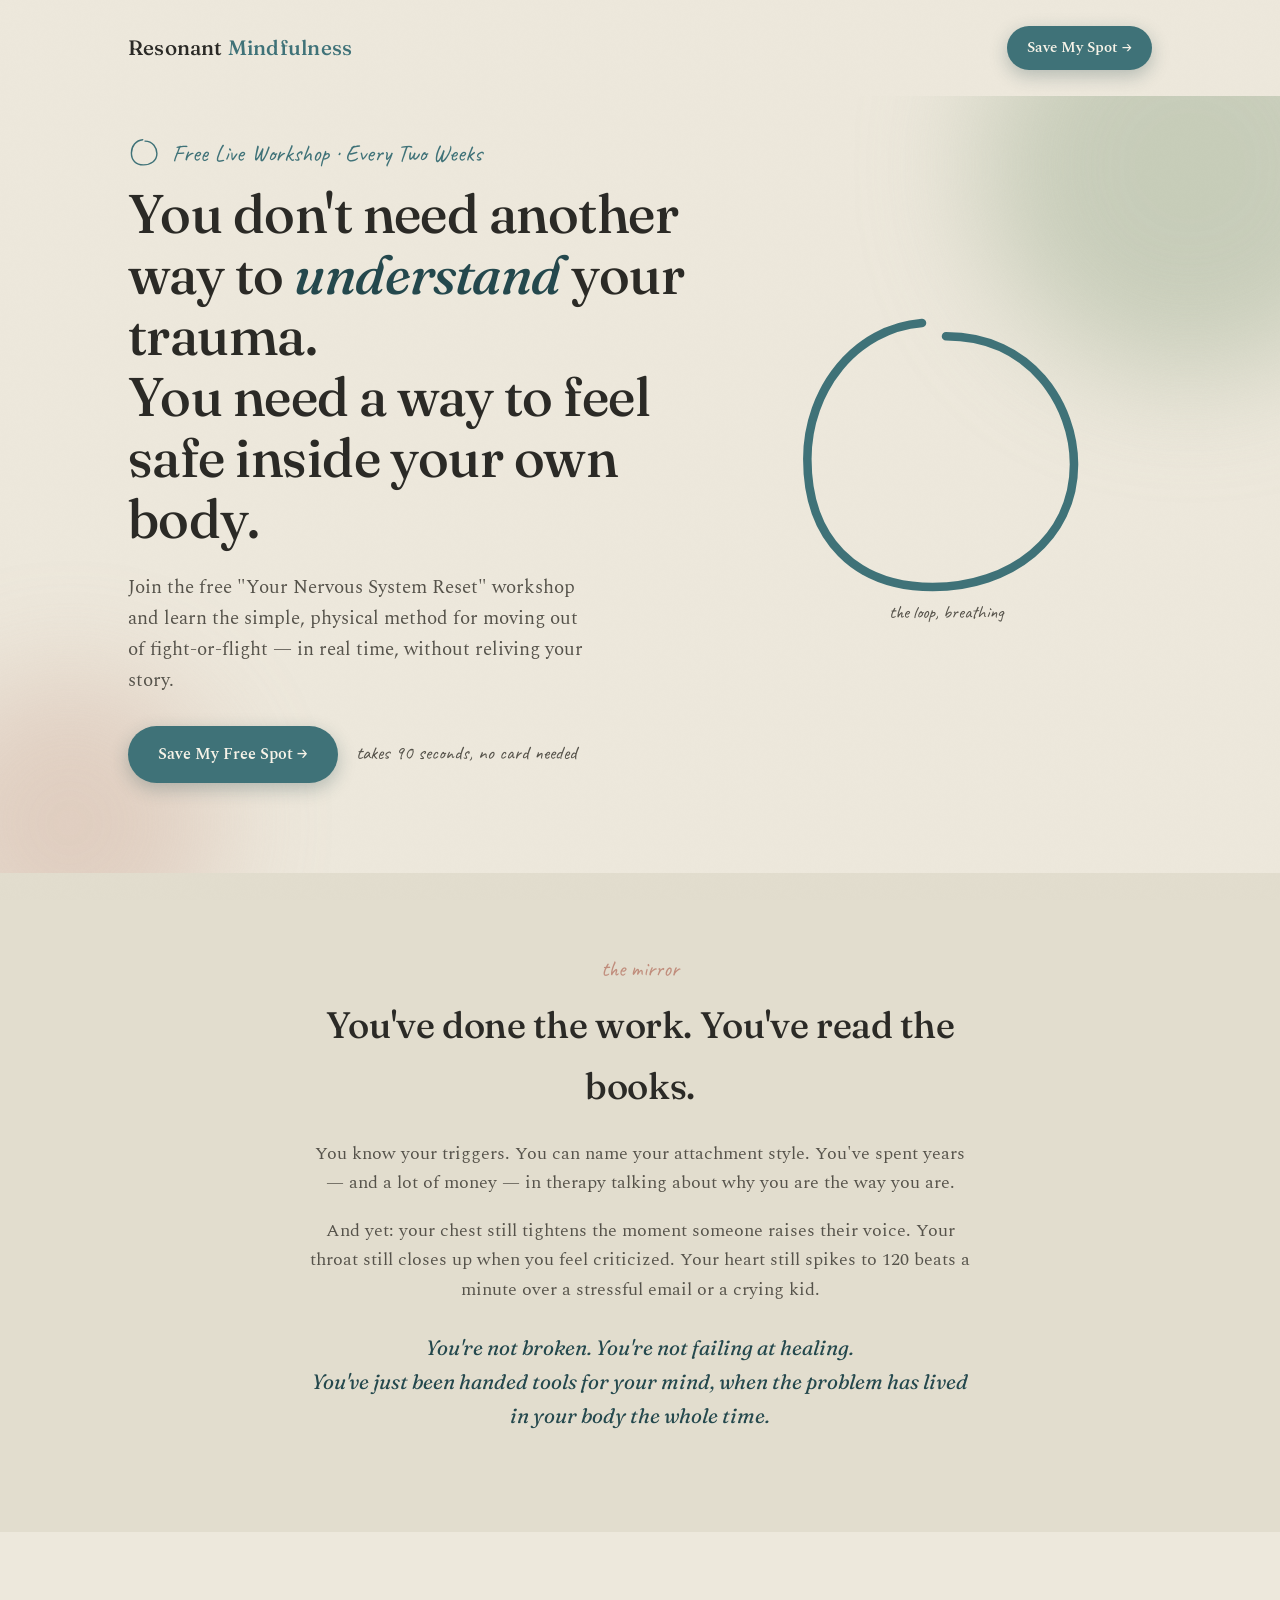
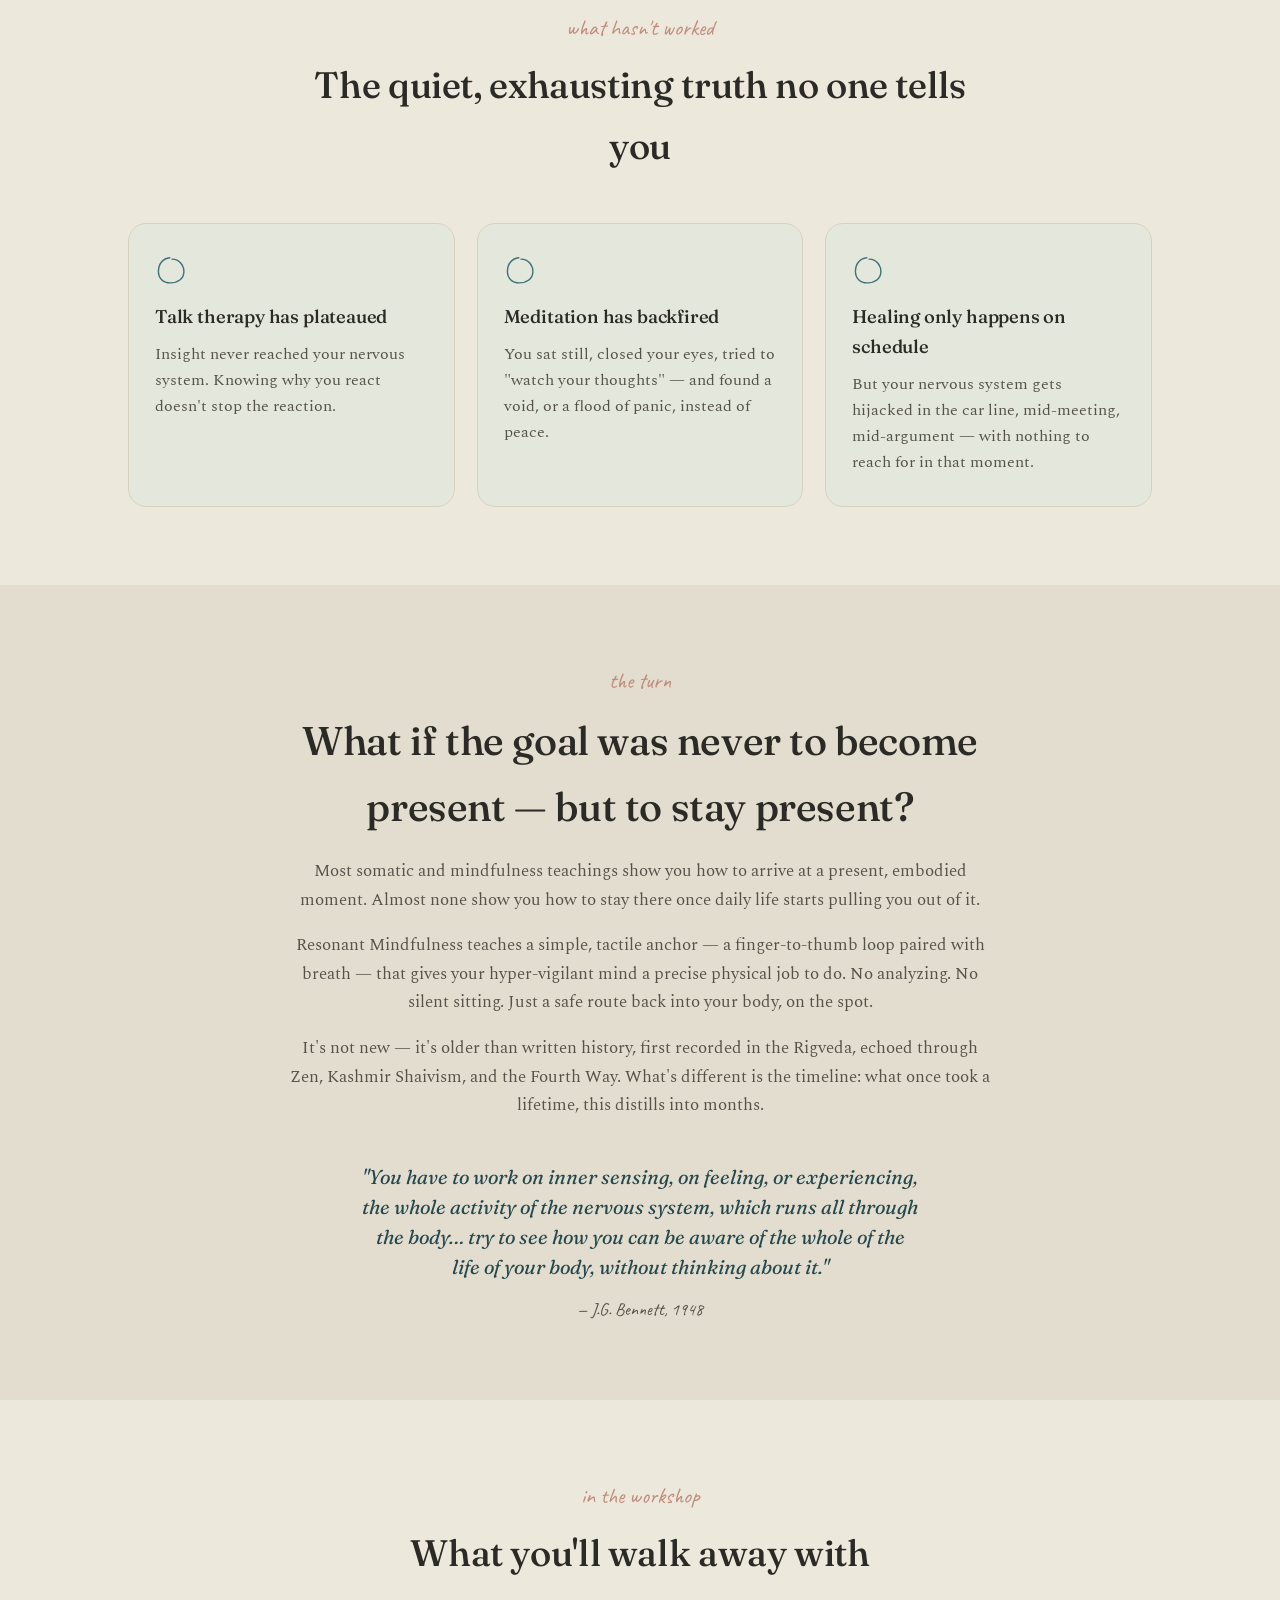
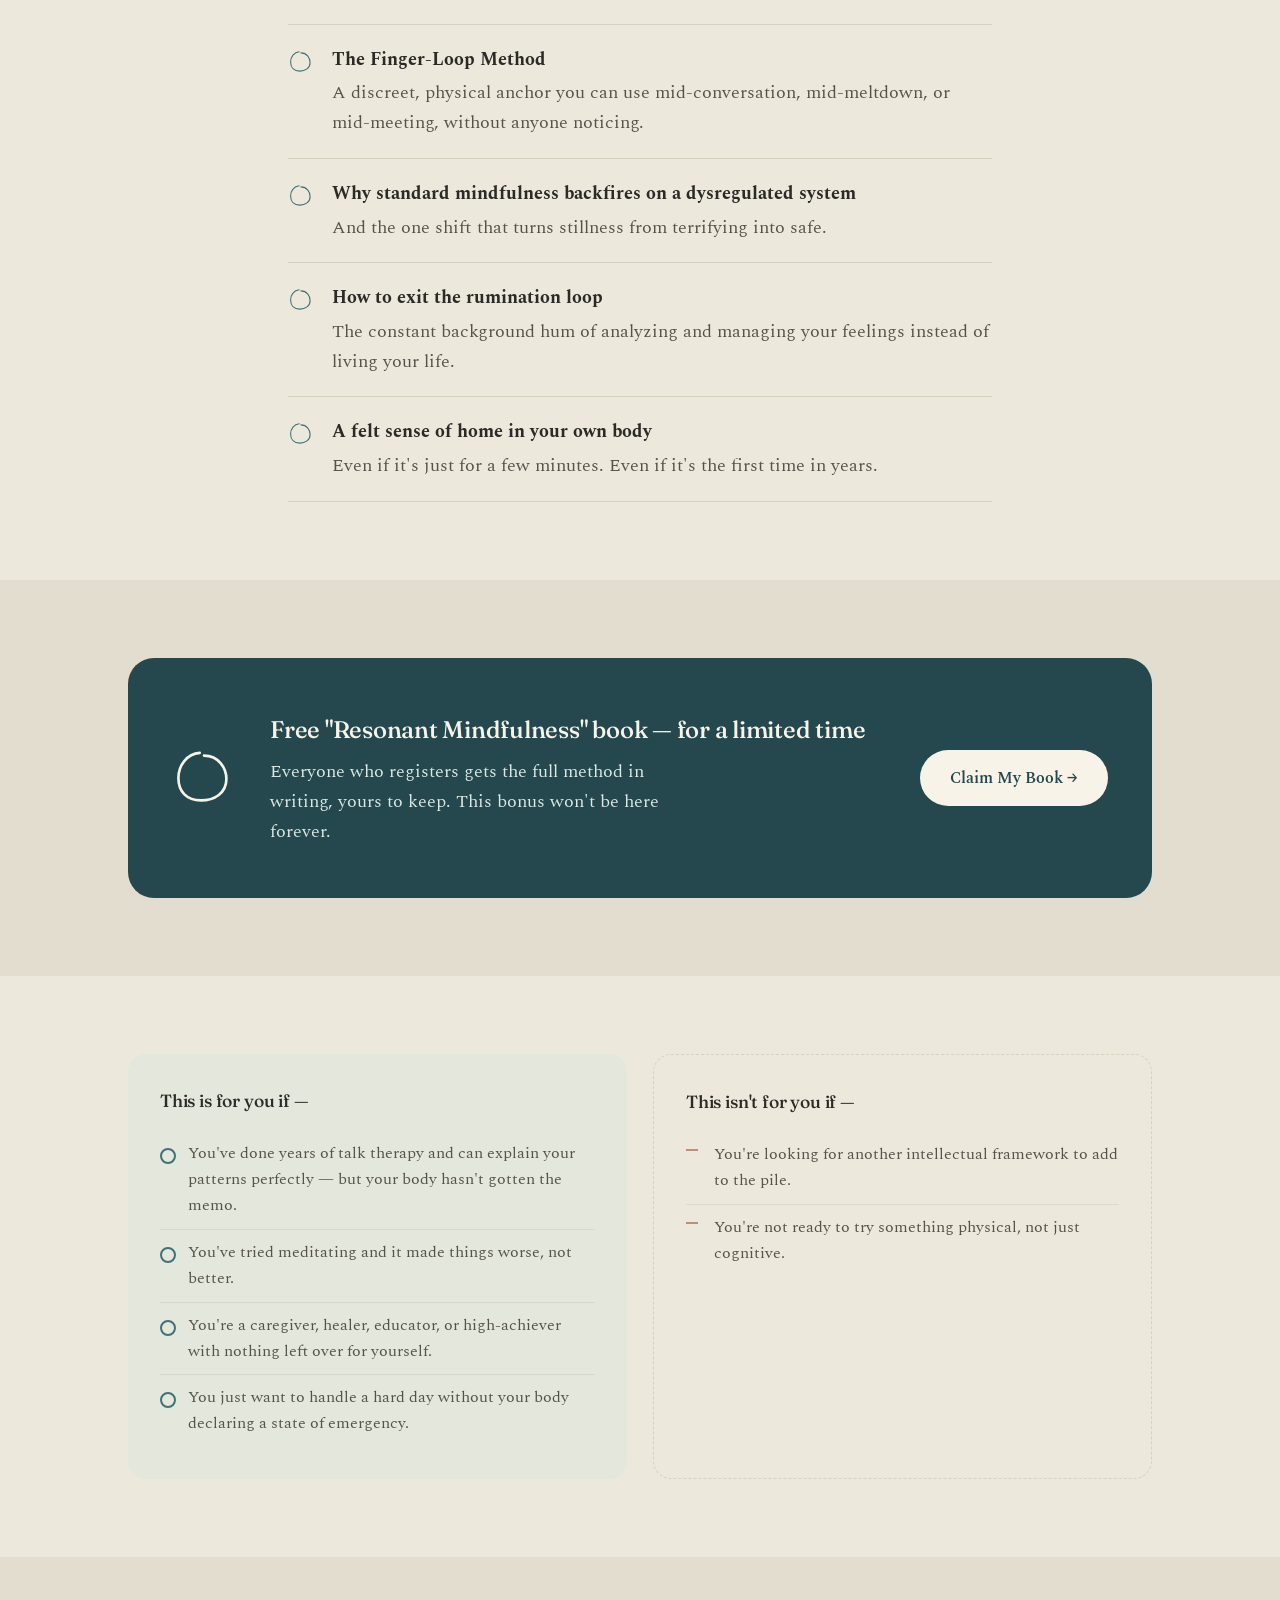
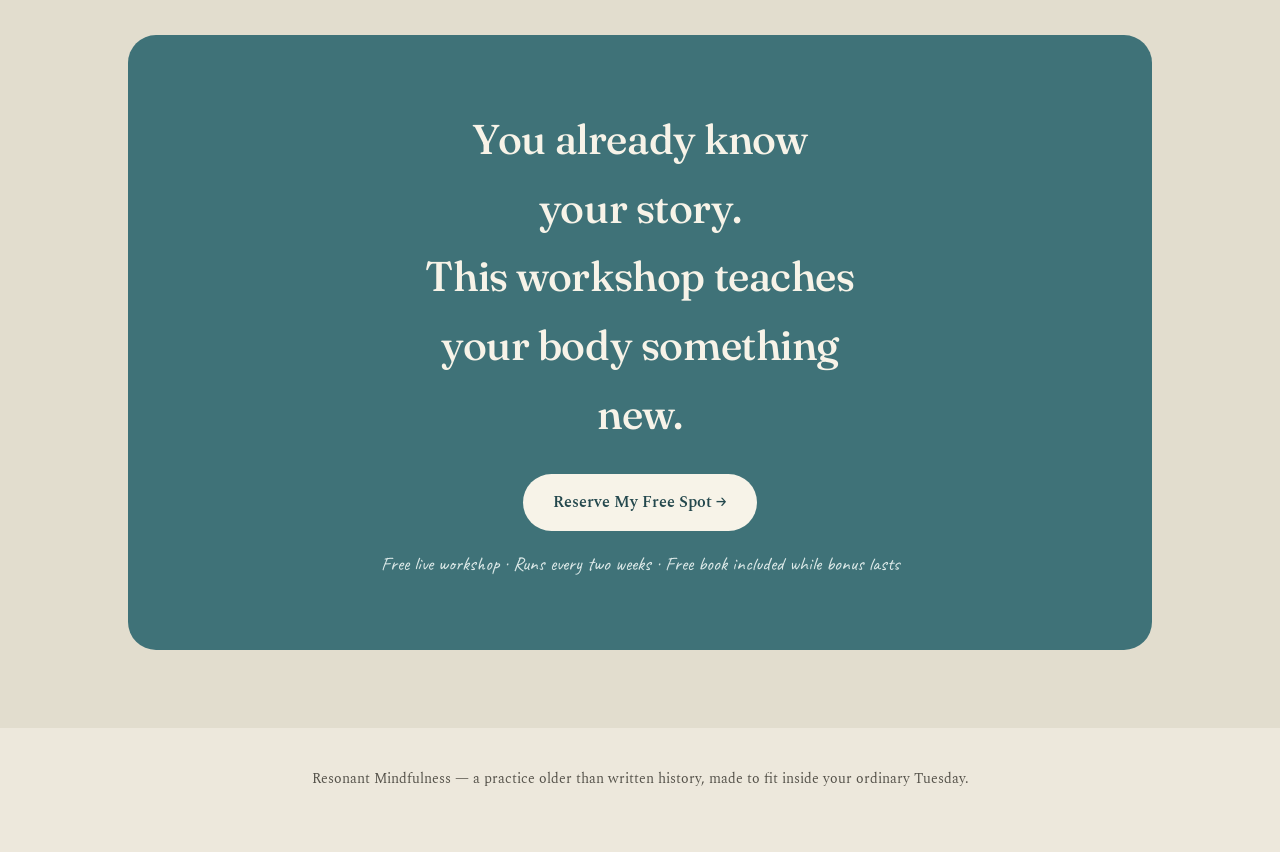
<file: site/index.html>
<!DOCTYPE html>
<html lang="en">
<head>
<meta charset="UTF-8" />
<meta name="viewport" content="width=device-width, initial-scale=1.0" />
<title>Resonant Mindfulness — Your Nervous System Reset</title>
<link rel="preconnect" href="https://fonts.googleapis.com">
<link rel="preconnect" href="https://fonts.gstatic.com" crossorigin>
<link href="https://fonts.googleapis.com/css2?family=Fraunces:opsz,wght@9..144,300;9..144,400;9..144,500;9..144,600&family=Spectral:ital,wght@0,400;0,500;0,600;1,400&family=Caveat:wght@500;600&display=swap" rel="stylesheet">
<link rel="stylesheet" href="css/style.css">
</head>
<body>

<header>
  <div class="wrap">
    <div class="wordmark">Resonant <span>Mindfulness</span></div>
    <a class="btn btn-primary" href="register.html">Save My Spot →</a>
  </div>
</header>

<section class="hero">
  <div class="hero-blob blob-a"></div>
  <div class="hero-blob blob-b"></div>
  <div class="wrap hero-grid">
    <div>
      <span class="eyebrow">
        <svg class="loop loop-small" viewBox="0 0 120 120"><path d="M60,18 C88,18 102,42 102,62 C102,88 80,102 54,102 C28,102 12,86 12,60 C12,36 28,15 52,13"/></svg>
        Free Live Workshop · Every Two Weeks
      </span>
      <h1>You don't need another way to <em>understand</em> your trauma.<br>You need a way to feel safe inside your own body.</h1>
      <p class="hero-sub">Join the free "Your Nervous System Reset" workshop and learn the simple, physical method for moving out of fight-or-flight — in real time, without reliving your story.</p>
      <div class="hero-actions">
        <a class="btn btn-primary" href="register.html">Save My Free Spot →</a>
        <span class="hero-meta">takes 90 seconds, no card needed</span>
      </div>
    </div>
    <div class="hero-visual">
      <div class="hero-loop-wrap">
        <svg class="loop loop-breathe" viewBox="0 0 120 120"><path d="M60,14 C92,14 108,40 108,62 C108,90 84,108 55,108 C26,108 8,90 8,60 C8,34 26,11 51,9"/></svg>
        <span class="hero-loop-caption">the loop, breathing</span>
      </div>
    </div>
  </div>
</section>

<section class="section-alt">
  <div class="wrap mirror fade-up">
    <span class="kicker">the mirror</span>
    <h2>You've done the work. You've read the books.</h2>
    <p>You know your triggers. You can name your attachment style. You've spent years — and a lot of money — in therapy talking about why you are the way you are.</p>
    <p>And yet: your chest still tightens the moment someone raises their voice. Your throat still closes up when you feel criticized. Your heart still spikes to 120 beats a minute over a stressful email or a crying kid.</p>
    <p class="line">You're not broken. You're not failing at healing.<br>You've just been handed tools for your mind, when the problem has lived in your body the whole time.</p>
  </div>
</section>

<section>
  <div class="wrap">
    <div class="villain-head fade-up">
      <span class="kicker">what hasn't worked</span>
      <h2>The quiet, exhausting truth no one tells you</h2>
    </div>
    <div class="cards fade-up">
      <div class="card">
        <svg class="loop loop-small" viewBox="0 0 120 120"><path d="M60,18 C88,18 102,42 102,62 C102,88 80,102 54,102 C28,102 12,86 12,60 C12,36 28,15 52,13"/></svg>
        <h3>Talk therapy has plateaued</h3>
        <p>Insight never reached your nervous system. Knowing why you react doesn't stop the reaction.</p>
      </div>
      <div class="card">
        <svg class="loop loop-small" viewBox="0 0 120 120"><path d="M60,18 C88,18 102,42 102,62 C102,88 80,102 54,102 C28,102 12,86 12,60 C12,36 28,15 52,13"/></svg>
        <h3>Meditation has backfired</h3>
        <p>You sat still, closed your eyes, tried to "watch your thoughts" — and found a void, or a flood of panic, instead of peace.</p>
      </div>
      <div class="card">
        <svg class="loop loop-small" viewBox="0 0 120 120"><path d="M60,18 C88,18 102,42 102,62 C102,88 80,102 54,102 C28,102 12,86 12,60 C12,36 28,15 52,13"/></svg>
        <h3>Healing only happens on schedule</h3>
        <p>But your nervous system gets hijacked in the car line, mid-meeting, mid-argument — with nothing to reach for in that moment.</p>
      </div>
    </div>
  </div>
</section>

<section class="section-alt">
  <div class="wrap turn fade-up">
    <span class="kicker">the turn</span>
    <h2>What if the goal was never to become present — but to stay present?</h2>
    <p>Most somatic and mindfulness teachings show you how to arrive at a present, embodied moment. Almost none show you how to stay there once daily life starts pulling you out of it.</p>
    <p>Resonant Mindfulness teaches a simple, tactile anchor — a finger-to-thumb loop paired with breath — that gives your hyper-vigilant mind a precise physical job to do. No analyzing. No silent sitting. Just a safe route back into your body, on the spot.</p>
    <p>It's not new — it's older than written history, first recorded in the Rigveda, echoed through Zen, Kashmir Shaivism, and the Fourth Way. What's different is the timeline: what once took a lifetime, this distills into months.</p>
    <blockquote>
      "You have to work on inner sensing, on feeling, or experiencing, the whole activity of the nervous system, which runs all through the body… try to see how you can be aware of the whole of the life of your body, without thinking about it."
      <cite>— J.G. Bennett, 1948</cite>
    </blockquote>
  </div>
</section>

<section>
  <div class="wrap checklist">
    <div class="checklist-head fade-up">
      <span class="kicker">in the workshop</span>
      <h2>What you'll walk away with</h2>
    </div>
    <div class="fade-up">
      <div class="check-item">
        <svg class="loop loop-small" viewBox="0 0 120 120"><path d="M60,18 C88,18 102,42 102,62 C102,88 80,102 54,102 C28,102 12,86 12,60 C12,36 28,15 52,13"/></svg>
        <div><strong>The Finger-Loop Method</strong><p>A discreet, physical anchor you can use mid-conversation, mid-meltdown, or mid-meeting, without anyone noticing.</p></div>
      </div>
      <div class="check-item">
        <svg class="loop loop-small" viewBox="0 0 120 120"><path d="M60,18 C88,18 102,42 102,62 C102,88 80,102 54,102 C28,102 12,86 12,60 C12,36 28,15 52,13"/></svg>
        <div><strong>Why standard mindfulness backfires on a dysregulated system</strong><p>And the one shift that turns stillness from terrifying into safe.</p></div>
      </div>
      <div class="check-item">
        <svg class="loop loop-small" viewBox="0 0 120 120"><path d="M60,18 C88,18 102,42 102,62 C102,88 80,102 54,102 C28,102 12,86 12,60 C12,36 28,15 52,13"/></svg>
        <div><strong>How to exit the rumination loop</strong><p>The constant background hum of analyzing and managing your feelings instead of living your life.</p></div>
      </div>
      <div class="check-item">
        <svg class="loop loop-small" viewBox="0 0 120 120"><path d="M60,18 C88,18 102,42 102,62 C102,88 80,102 54,102 C28,102 12,86 12,60 C12,36 28,15 52,13"/></svg>
        <div><strong>A felt sense of home in your own body</strong><p>Even if it's just for a few minutes. Even if it's the first time in years.</p></div>
      </div>
    </div>
  </div>
</section>

<section class="section-alt">
  <div class="wrap fade-up">
    <div class="bonus">
      <svg class="loop" viewBox="0 0 120 120"><path d="M60,18 C88,18 102,42 102,62 C102,88 80,102 54,102 C28,102 12,86 12,60 C12,36 28,15 52,13"/></svg>
      <div>
        <h3>Free "Resonant Mindfulness" book — for a limited time</h3>
        <p>Everyone who registers gets the full method in writing, yours to keep. This bonus won't be here forever.</p>
      </div>
      <a class="btn btn-on-dark" href="register.html">Claim My Book →</a>
    </div>
  </div>
</section>

<section>
  <div class="wrap fade-up">
    <div class="who-grid">
      <div class="who-col who-yes">
        <h3>This is for you if —</h3>
        <ul>
          <li>You've done years of talk therapy and can explain your patterns perfectly — but your body hasn't gotten the memo.</li>
          <li>You've tried meditating and it made things worse, not better.</li>
          <li>You're a caregiver, healer, educator, or high-achiever with nothing left over for yourself.</li>
          <li>You just want to handle a hard day without your body declaring a state of emergency.</li>
        </ul>
      </div>
      <div class="who-col who-no">
        <h3>This isn't for you if —</h3>
        <ul>
          <li>You're looking for another intellectual framework to add to the pile.</li>
          <li>You're not ready to try something physical, not just cognitive.</li>
        </ul>
      </div>
    </div>
  </div>
</section>

<section id="signup" class="section-alt">
  <div class="wrap fade-up">
    <div class="final-cta">
      <h2>You already know your story.<br>This workshop teaches your body something new.</h2>
      <a class="btn btn-on-dark" href="register.html">Reserve My Free Spot →</a>
      <span class="hero-meta">Free live workshop · Runs every two weeks · Free book included while bonus lasts</span>
    </div>
  </div>
</section>

<footer>
  <div class="wrap">Resonant Mindfulness — a practice older than written history, made to fit inside your ordinary Tuesday.</div>
</footer>

<script src="js/main.js" defer></script>

</body>
</html>
</file>
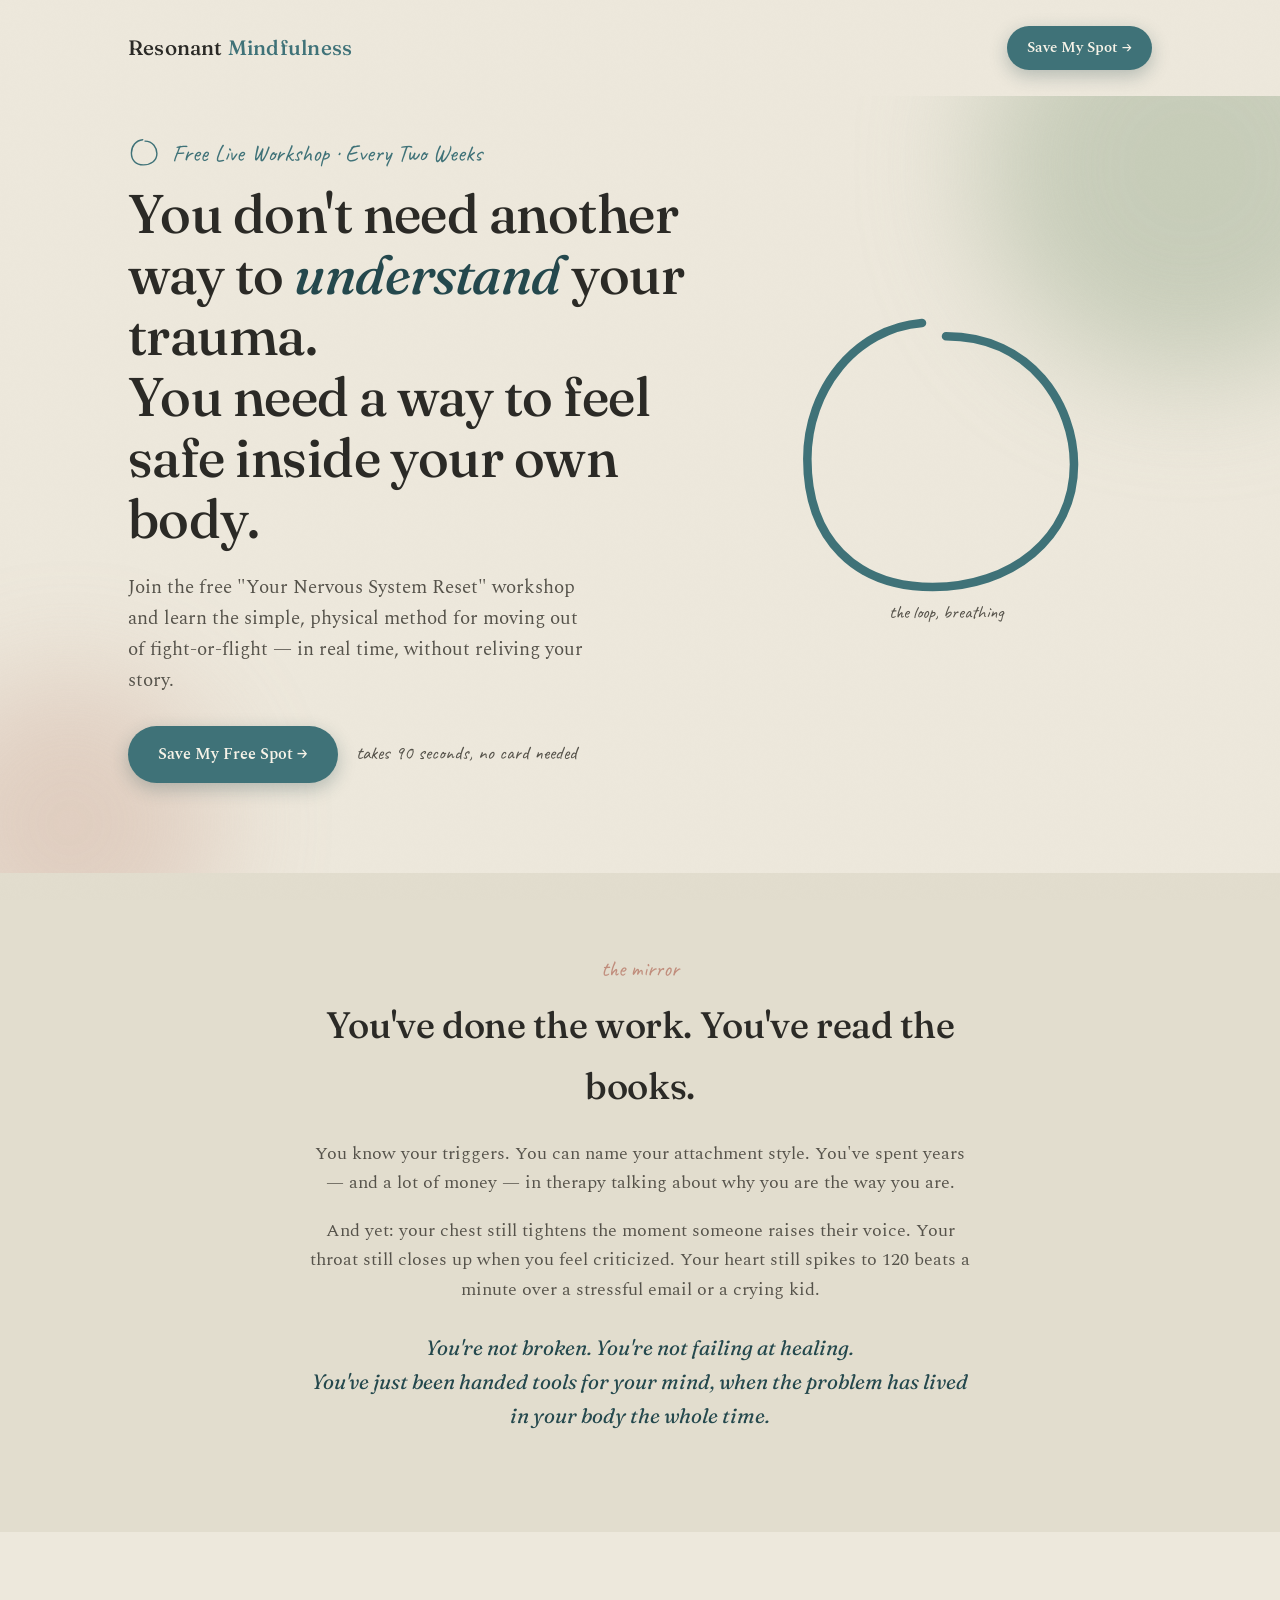
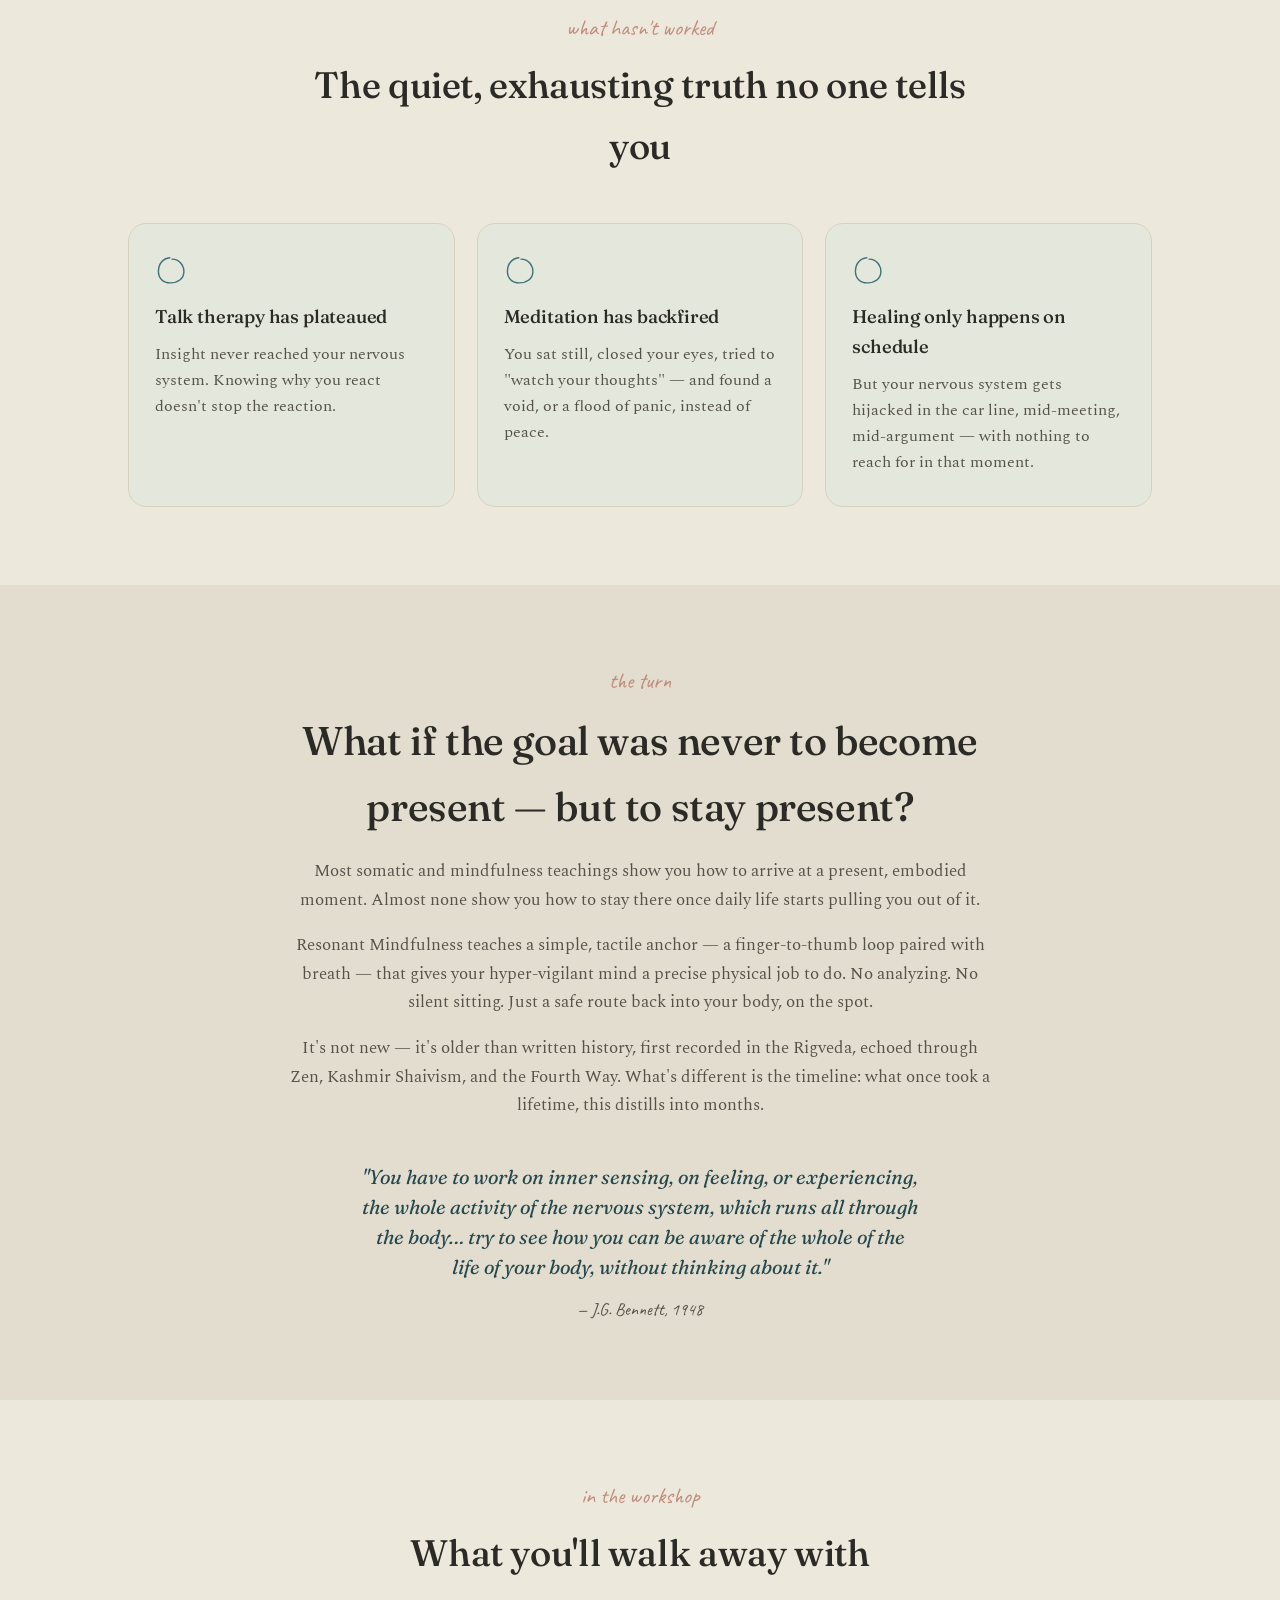
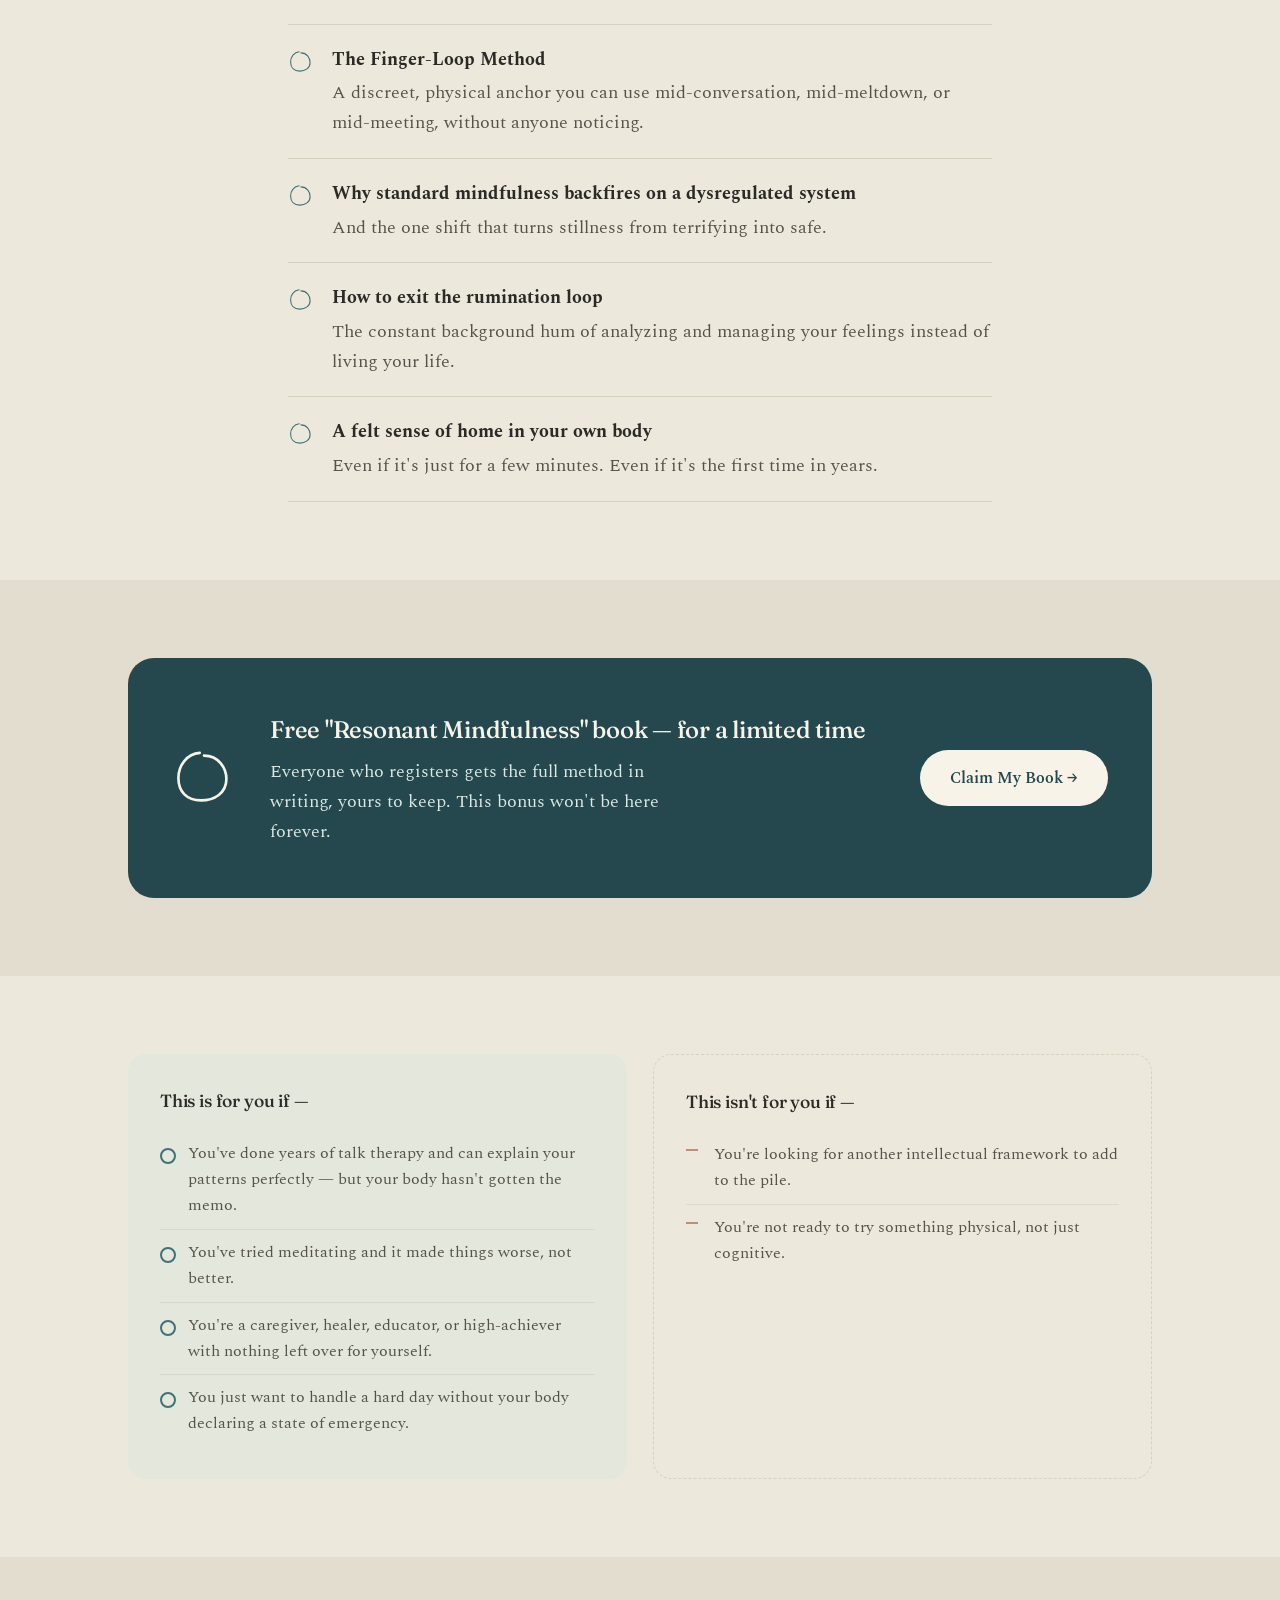
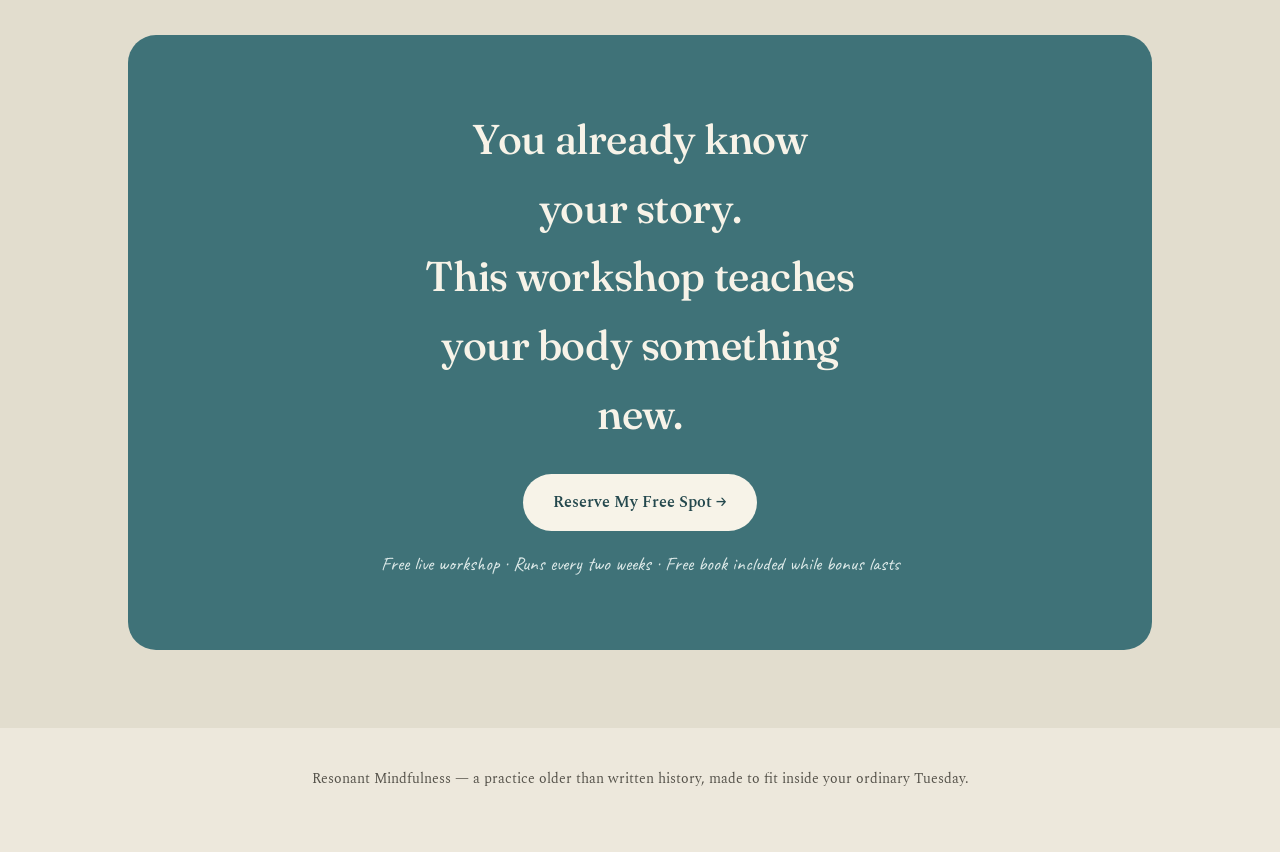
<file: resonant-mindfulness-landing.html>
<!DOCTYPE html>
<html lang="en">
<head>
<meta charset="UTF-8" />
<meta name="viewport" content="width=device-width, initial-scale=1.0" />
<title>Resonant Mindfulness — Your Nervous System Reset</title>
<link rel="preconnect" href="https://fonts.googleapis.com">
<link rel="preconnect" href="https://fonts.gstatic.com" crossorigin>
<link href="https://fonts.googleapis.com/css2?family=Fraunces:opsz,wght@9..144,300;9..144,400;9..144,500;9..144,600&family=Spectral:ital,wght@0,400;0,500;0,600;1,400&family=Caveat:wght@500;600&display=swap" rel="stylesheet">
<style>
  :root{
    --paper: #EDE8DC;
    --paper-deep: #E2DDCE;
    --paper-line: #D8D1BF;
    --ink: #2B2A26;
    --ink-soft: #55524A;
    --teal: #3F7278;
    --teal-deep: #24484D;
    --teal-dim: #6C9498;
    --sage: #A9B79E;
    --sage-panel: #E4E7DC;
    --rose: #C08D7C;
    --cream: #F7F3E8;
    --max: 1080px;

    --display: 'Fraunces', serif;
    --body: 'Spectral', serif;
    --hand: 'Caveat', cursive;
  }

  *{ box-sizing: border-box; }
  html{ scroll-behavior: smooth; }
  html, body{ overflow-x: hidden; width: 100%; }

  body{
    margin:0;
    background: var(--paper);
    color: var(--ink);
    font-family: var(--body);
    font-size: 18px;
    line-height: 1.65;
    -webkit-font-smoothing: antialiased;
  }

  /* subtle paper grain */
  body::before{
    content:"";
    position: fixed;
    inset:0;
    pointer-events:none;
    z-index: 1;
    opacity: 0.35;
    background-image: url("data:image/svg+xml,%3Csvg xmlns='http://www.w3.org/2000/svg' width='120' height='120'%3E%3Cfilter id='n'%3E%3CfeTurbulence type='fractalNoise' baseFrequency='0.9' numOctaves='2' stitchTiles='stitch'/%3E%3CfeColorMatrix type='matrix' values='0 0 0 0 0.17  0 0 0 0 0.16  0 0 0 0 0.15  0 0 0 0.03 0'/%3E%3C/filter%3E%3Crect width='120' height='120' filter='url(%23n)'/%3E%3C/svg%3E");
  }

  a{ color: inherit; }
  img, svg{ display:block; max-width:100%; }

  .wrap{
    max-width: var(--max);
    margin: 0 auto;
    padding: 0 28px;
    position: relative;
    z-index: 2;
  }

  h1,h2,h3{
    font-family: var(--display);
    font-weight: 500;
    letter-spacing: -0.01em;
    margin: 0 0 0.4em;
    color: var(--ink);
  }

  .eyebrow{
    font-family: var(--hand);
    font-size: 1.5rem;
    color: var(--teal);
    display:inline-flex;
    align-items:center;
    gap: 10px;
    margin: 0 0 14px;
    line-height: 1;
  }

  .btn{
    display: inline-flex;
    align-items:center;
    gap: 10px;
    font-family: var(--body);
    font-weight: 600;
    font-size: 1rem;
    padding: 15px 30px;
    border-radius: 100px;
    text-decoration:none;
    border: none;
    cursor:pointer;
    transition: transform .25s ease, box-shadow .25s ease, background .25s ease;
  }
  .btn-primary{
    background: var(--teal);
    color: var(--cream);
    box-shadow: 0 6px 18px rgba(36,72,77,0.28);
  }
  .btn-primary:hover{ background: var(--teal-deep); transform: translateY(-2px); }
  .btn-on-dark{
    background: var(--cream);
    color: var(--teal-deep);
  }
  .btn-on-dark:hover{ background: #fff; transform: translateY(-2px); }

  .btn:focus-visible{
    outline: 3px solid var(--rose);
    outline-offset: 3px;
  }
  a:focus-visible, button:focus-visible{
    outline: 3px solid var(--rose);
    outline-offset: 3px;
  }

  /* ---------- Loop signature mark ---------- */
  .loop{
    stroke: var(--teal);
    stroke-width: 5;
    fill: none;
    stroke-linecap: round;
  }
  .loop-small{ width: 34px; height:34px; flex: 0 0 auto; }
  .loop-breathe{
    animation: breathe 5.2s ease-in-out infinite;
    transform-origin: center;
  }
  @keyframes breathe{
    0%, 100% { transform: scale(1); opacity: .85; }
    50% { transform: scale(1.06); opacity: 1; }
  }
  @media (prefers-reduced-motion: reduce){
    .loop-breathe{ animation: none; }
    html{ scroll-behavior: auto; }
  }

  /* ---------- Header ---------- */
  header{
    position: relative;
    z-index: 3;
    padding: 26px 0;
  }
  header .wrap{ display:flex; align-items:center; justify-content:space-between; }
  .wordmark{
    font-family: var(--display);
    font-size: 1.3rem;
    font-weight: 500;
    letter-spacing: 0.01em;
  }
  .wordmark span{ color: var(--teal); }
  header .btn{ padding: 10px 20px; font-size: .92rem; white-space: nowrap; }

  /* ---------- Hero ---------- */
  .hero{
    position: relative;
    padding: 40px 0 90px;
    overflow: hidden;
  }
  .hero-blob{
    position:absolute;
    border-radius: 50%;
    filter: blur(60px);
    z-index: 0;
    opacity: .55;
  }
  .blob-a{ width: 420px; height: 420px; background: var(--sage); top: -140px; right: -120px; }
  .blob-b{ width: 300px; height: 300px; background: var(--rose); opacity:.28; bottom: -100px; left: -80px; }

  .hero-grid{
    display: grid;
    grid-template-columns: 1.15fr 0.85fr;
    gap: 56px;
    align-items: center;
  }
  .hero h1{
    font-size: clamp(2.1rem, 4.4vw, 3.4rem);
    line-height: 1.12;
  }
  .hero h1 em{
    font-style: italic;
    color: var(--teal-deep);
  }
  .hero-sub{
    font-size: 1.18rem;
    color: var(--ink-soft);
    max-width: 46ch;
    margin: 0 0 30px;
  }
  .hero-actions{ display:flex; align-items:center; gap:18px; flex-wrap:wrap; }
  .hero-meta{
    font-family: var(--hand);
    font-size: 1.2rem;
    color: var(--ink-soft);
  }

  .hero-visual{
    position: relative;
    display:flex;
    align-items:center;
    justify-content:center;
  }
  .hero-loop-wrap{
    width: min(320px, 80%);
    aspect-ratio: 1;
    display:flex; align-items:center; justify-content:center;
    position: relative;
  }
  .hero-loop-wrap .loop{ width: 100%; height: 100%; stroke-width: 3.2; }
  .hero-loop-caption{
    position:absolute;
    bottom: -8px;
    font-family: var(--hand);
    font-size: 1.15rem;
    color: var(--ink-soft);
    text-align:center;
    width: 100%;
  }

  /* ---------- Section rhythm ---------- */
  section{ padding: 78px 0; position: relative; }
  .section-alt{ background: var(--paper-deep); }
  .divider{
    display:flex;
    justify-content:center;
    padding: 6px 0 0;
    opacity: .8;
  }

  .fade-up{
    opacity: 0;
    transform: translateY(18px);
    transition: opacity .7s ease, transform .7s ease;
  }
  .fade-up.is-visible{ opacity: 1; transform: translateY(0); }
  @media (prefers-reduced-motion: reduce){
    .fade-up{ opacity:1; transform:none; transition:none; }
  }

  .kicker{
    font-family: var(--hand);
    font-size: 1.4rem;
    color: var(--rose);
    margin-bottom: 8px;
    display:block;
  }

  /* Mirror section */
  .mirror{ max-width: 720px; margin: 0 auto; text-align:center; }
  .mirror h2{ font-size: clamp(1.7rem, 3vw, 2.3rem); margin-bottom: 22px; }
  .mirror p{ font-size: 1.12rem; color: var(--ink-soft); }
  .mirror .line{ font-family: var(--display); font-style: italic; font-size: 1.3rem; color: var(--teal-deep); margin-top: 26px; }

  /* Villain cards */
  .villain-head{ text-align:center; max-width: 680px; margin: 0 auto 46px; }
  .villain-head h2{ font-size: clamp(1.7rem, 3vw, 2.3rem); }
  .cards{
    display:grid;
    grid-template-columns: repeat(3, 1fr);
    gap: 22px;
  }
  .card{
    background: var(--sage-panel);
    border-radius: 18px;
    padding: 30px 26px;
    border: 1px solid var(--paper-line);
  }
  .card .loop-small{ margin-bottom: 14px; }
  .card h3{ font-size: 1.15rem; margin-bottom: 10px; }
  .card p{ font-size: .98rem; color: var(--ink-soft); margin: 0; }

  /* Turn / quote section */
  .turn{ max-width: 760px; margin: 0 auto; text-align: center; }
  .turn h2{ font-size: clamp(1.8rem, 3.4vw, 2.5rem); }
  .turn p{ font-size: 1.08rem; color: var(--ink-soft); }
  blockquote{
    margin: 42px auto 0;
    max-width: 560px;
    font-family: var(--display);
    font-style: italic;
    font-size: 1.25rem;
    color: var(--teal-deep);
    line-height: 1.5;
  }
  blockquote cite{
    display:block;
    font-family: var(--hand);
    font-style: normal;
    font-size: 1.1rem;
    color: var(--ink-soft);
    margin-top: 14px;
  }

  /* Walk away checklist */
  .checklist{
    max-width: 760px;
    margin: 0 auto;
  }
  .checklist-head{ text-align:center; margin-bottom: 40px; }
  .checklist-head h2{ font-size: clamp(1.7rem, 3vw, 2.3rem); }
  .check-item{
    display:flex;
    gap: 18px;
    padding: 20px 0;
    border-top: 1px solid var(--paper-line);
    align-items: flex-start;
  }
  .check-item:last-child{ border-bottom: 1px solid var(--paper-line); }
  .check-item .loop-small{ margin-top: 4px; width: 26px; height: 26px; }
  .check-item strong{ font-family: var(--body); color: var(--ink); }
  .check-item p{ margin: 4px 0 0; color: var(--ink-soft); }

  /* Bonus band */
  .bonus{
    background: var(--teal-deep);
    color: var(--cream);
    border-radius: 26px;
    padding: 52px 44px;
    display:grid;
    grid-template-columns: auto 1fr auto;
    gap: 34px;
    align-items:center;
  }
  .bonus .loop{ stroke: var(--cream); width: 64px; height: 64px; }
  .bonus h3{ color: var(--cream); font-size: 1.5rem; margin-bottom: 8px; }
  .bonus p{ color: #DCE9E8; margin: 0; max-width: 46ch; }

  /* Who / who not */
  .who-grid{
    display:grid;
    grid-template-columns: 1fr 1fr;
    gap: 26px;
  }
  .who-col{
    padding: 32px;
    border-radius: 18px;
  }
  .who-yes{ background: var(--sage-panel); }
  .who-no{ background: var(--paper); border: 1px dashed var(--paper-line); }
  .who-col h3{ font-size: 1.1rem; margin-bottom: 16px; }
  .who-col ul{ margin:0; padding: 0; list-style:none; }
  .who-col li{
    padding: 10px 0 10px 28px;
    position: relative;
    color: var(--ink-soft);
    font-size: .98rem;
    border-top: 1px solid rgba(0,0,0,0.06);
  }
  .who-col li:first-child{ border-top:none; }
  .who-yes li::before{
    content: "";
    position:absolute; left:0; top: 17px;
    width: 12px; height: 12px;
    border-radius: 50%;
    border: 2px solid var(--teal);
  }
  .who-no li::before{
    content: "";
    position:absolute; left:0; top: 17px;
    width: 12px; height: 2px;
    background: var(--rose);
  }

  /* Final CTA */
  .final-cta{
    text-align:center;
    background: var(--teal);
    color: var(--cream);
    border-radius: 28px;
    padding: 70px 40px;
    position: relative;
    overflow:hidden;
  }
  .final-cta h2{
    color: var(--cream);
    font-size: clamp(1.9rem, 4vw, 2.6rem);
    max-width: 16ch;
    margin: 0 auto 26px;
  }
  .final-cta .hero-meta{ color: #DCE9E8; margin-top: 18px; display:block; }

  footer{
    padding: 40px 0 60px;
    text-align:center;
    color: var(--ink-soft);
    font-size: .9rem;
  }

  /* ---------- Responsive ---------- */
  @media (max-width: 860px){
    .wrap{ padding: 0 22px; }
    .hero-grid{ grid-template-columns: 1fr; gap: 40px; }
    .hero-visual{ order:-1; }
    .hero-loop-wrap{ width: min(220px, 60%); }
    .cards{ grid-template-columns: 1fr; }
    .who-grid{ grid-template-columns: 1fr; }
    .bonus{ grid-template-columns: 1fr; text-align:center; justify-items:center; padding: 40px 28px; }
    .bonus .loop{ margin: 0 auto; }
    .bonus p{ max-width: 100%; }
    section{ padding: 60px 0; }
  }

  @media (max-width: 600px){
    body{ font-size: 16.5px; }
    .wrap{ padding: 0 18px; }

    header{ padding: 20px 0; }
    .wordmark{ font-size: 1.1rem; }
    header .btn{ padding: 9px 16px; font-size: .85rem; }

    .hero{ padding: 24px 0 60px; }
    .hero h1{ line-height: 1.18; }
    .hero-sub{ font-size: 1.05rem; }
    .hero-actions{ flex-direction: column; align-items: flex-start; gap: 12px; }
    .hero-loop-wrap{ width: min(180px, 55%); }
    .blob-a{ width: 260px; height: 260px; top: -100px; right: -90px; }
    .blob-b{ width: 200px; height: 200px; bottom: -70px; left: -60px; }

    section{ padding: 48px 0; }
    .eyebrow{ font-size: 1.25rem; }
    .kicker{ font-size: 1.2rem; }

    .card{ padding: 24px 22px; }
    .checklist-head{ margin-bottom: 28px; }
    .check-item{ gap: 14px; padding: 16px 0; }
    .check-item .loop-small{ width: 22px; height: 22px; }

    blockquote{ font-size: 1.1rem; }

    .bonus{ padding: 34px 22px; border-radius: 20px; }
    .bonus h3{ font-size: 1.25rem; }

    .who-col{ padding: 24px 22px; }

    .final-cta{ padding: 48px 24px; border-radius: 22px; }
    .final-cta h2{ max-width: 22ch; }

    .btn{ width: 100%; justify-content: center; text-align:center; }
    header .btn{ width: auto; }
    .hero-actions .btn{ width: 100%; }
    .bonus .btn{ width: 100%; }
    .final-cta .btn{ width: 100%; max-width: 320px; }
  }

  @media (max-width: 360px){
    .hero h1{ font-size: 1.85rem; }
    .final-cta h2{ font-size: 1.6rem; }
  }
</style>
</head>
<body>

<header>
  <div class="wrap">
    <div class="wordmark">Resonant <span>Mindfulness</span></div>
    <a class="btn btn-primary" href="#signup">Save My Spot →</a>
  </div>
</header>

<section class="hero">
  <div class="hero-blob blob-a"></div>
  <div class="hero-blob blob-b"></div>
  <div class="wrap hero-grid">
    <div>
      <span class="eyebrow">
        <svg class="loop loop-small" viewBox="0 0 120 120"><path d="M60,18 C88,18 102,42 102,62 C102,88 80,102 54,102 C28,102 12,86 12,60 C12,36 28,15 52,13"/></svg>
        Free Live Workshop · Every Two Weeks
      </span>
      <h1>You don't need another way to <em>understand</em> your trauma.<br>You need a way to feel safe inside your own body.</h1>
      <p class="hero-sub">Join the free "Your Nervous System Reset" workshop and learn the simple, physical method for moving out of fight-or-flight — in real time, without reliving your story.</p>
      <div class="hero-actions">
        <a class="btn btn-primary" href="#signup">Save My Free Spot →</a>
        <span class="hero-meta">takes 90 seconds, no card needed</span>
      </div>
    </div>
    <div class="hero-visual">
      <div class="hero-loop-wrap">
        <svg class="loop loop-breathe" viewBox="0 0 120 120"><path d="M60,14 C92,14 108,40 108,62 C108,90 84,108 55,108 C26,108 8,90 8,60 C8,34 26,11 51,9"/></svg>
        <span class="hero-loop-caption">the loop, breathing</span>
      </div>
    </div>
  </div>
</section>

<section class="section-alt">
  <div class="wrap mirror fade-up">
    <span class="kicker">the mirror</span>
    <h2>You've done the work. You've read the books.</h2>
    <p>You know your triggers. You can name your attachment style. You've spent years — and a lot of money — in therapy talking about why you are the way you are.</p>
    <p>And yet: your chest still tightens the moment someone raises their voice. Your throat still closes up when you feel criticized. Your heart still spikes to 120 beats a minute over a stressful email or a crying kid.</p>
    <p class="line">You're not broken. You're not failing at healing.<br>You've just been handed tools for your mind, when the problem has lived in your body the whole time.</p>
  </div>
</section>

<section>
  <div class="wrap">
    <div class="villain-head fade-up">
      <span class="kicker">what hasn't worked</span>
      <h2>The quiet, exhausting truth no one tells you</h2>
    </div>
    <div class="cards fade-up">
      <div class="card">
        <svg class="loop loop-small" viewBox="0 0 120 120"><path d="M60,18 C88,18 102,42 102,62 C102,88 80,102 54,102 C28,102 12,86 12,60 C12,36 28,15 52,13"/></svg>
        <h3>Talk therapy has plateaued</h3>
        <p>Insight never reached your nervous system. Knowing why you react doesn't stop the reaction.</p>
      </div>
      <div class="card">
        <svg class="loop loop-small" viewBox="0 0 120 120"><path d="M60,18 C88,18 102,42 102,62 C102,88 80,102 54,102 C28,102 12,86 12,60 C12,36 28,15 52,13"/></svg>
        <h3>Meditation has backfired</h3>
        <p>You sat still, closed your eyes, tried to "watch your thoughts" — and found a void, or a flood of panic, instead of peace.</p>
      </div>
      <div class="card">
        <svg class="loop loop-small" viewBox="0 0 120 120"><path d="M60,18 C88,18 102,42 102,62 C102,88 80,102 54,102 C28,102 12,86 12,60 C12,36 28,15 52,13"/></svg>
        <h3>Healing only happens on schedule</h3>
        <p>But your nervous system gets hijacked in the car line, mid-meeting, mid-argument — with nothing to reach for in that moment.</p>
      </div>
    </div>
  </div>
</section>

<section class="section-alt">
  <div class="wrap turn fade-up">
    <span class="kicker">the turn</span>
    <h2>What if the goal was never to become present — but to stay present?</h2>
    <p>Most somatic and mindfulness teachings show you how to arrive at a present, embodied moment. Almost none show you how to stay there once daily life starts pulling you out of it.</p>
    <p>Resonant Mindfulness teaches a simple, tactile anchor — a finger-to-thumb loop paired with breath — that gives your hyper-vigilant mind a precise physical job to do. No analyzing. No silent sitting. Just a safe route back into your body, on the spot.</p>
    <p>It's not new — it's older than written history, first recorded in the Rigveda, echoed through Zen, Kashmir Shaivism, and the Fourth Way. What's different is the timeline: what once took a lifetime, this distills into months.</p>
    <blockquote>
      "You have to work on inner sensing, on feeling, or experiencing, the whole activity of the nervous system, which runs all through the body… try to see how you can be aware of the whole of the life of your body, without thinking about it."
      <cite>— J.G. Bennett, 1948</cite>
    </blockquote>
  </div>
</section>

<section>
  <div class="wrap checklist">
    <div class="checklist-head fade-up">
      <span class="kicker">in the workshop</span>
      <h2>What you'll walk away with</h2>
    </div>
    <div class="fade-up">
      <div class="check-item">
        <svg class="loop loop-small" viewBox="0 0 120 120"><path d="M60,18 C88,18 102,42 102,62 C102,88 80,102 54,102 C28,102 12,86 12,60 C12,36 28,15 52,13"/></svg>
        <div><strong>The Finger-Loop Method</strong><p>A discreet, physical anchor you can use mid-conversation, mid-meltdown, or mid-meeting, without anyone noticing.</p></div>
      </div>
      <div class="check-item">
        <svg class="loop loop-small" viewBox="0 0 120 120"><path d="M60,18 C88,18 102,42 102,62 C102,88 80,102 54,102 C28,102 12,86 12,60 C12,36 28,15 52,13"/></svg>
        <div><strong>Why standard mindfulness backfires on a dysregulated system</strong><p>And the one shift that turns stillness from terrifying into safe.</p></div>
      </div>
      <div class="check-item">
        <svg class="loop loop-small" viewBox="0 0 120 120"><path d="M60,18 C88,18 102,42 102,62 C102,88 80,102 54,102 C28,102 12,86 12,60 C12,36 28,15 52,13"/></svg>
        <div><strong>How to exit the rumination loop</strong><p>The constant background hum of analyzing and managing your feelings instead of living your life.</p></div>
      </div>
      <div class="check-item">
        <svg class="loop loop-small" viewBox="0 0 120 120"><path d="M60,18 C88,18 102,42 102,62 C102,88 80,102 54,102 C28,102 12,86 12,60 C12,36 28,15 52,13"/></svg>
        <div><strong>A felt sense of home in your own body</strong><p>Even if it's just for a few minutes. Even if it's the first time in years.</p></div>
      </div>
    </div>
  </div>
</section>

<section class="section-alt">
  <div class="wrap fade-up">
    <div class="bonus">
      <svg class="loop" viewBox="0 0 120 120"><path d="M60,18 C88,18 102,42 102,62 C102,88 80,102 54,102 C28,102 12,86 12,60 C12,36 28,15 52,13"/></svg>
      <div>
        <h3>Free "Resonant Mindfulness" book — for a limited time</h3>
        <p>Everyone who registers gets the full method in writing, yours to keep. This bonus won't be here forever.</p>
      </div>
      <a class="btn btn-on-dark" href="#signup">Claim My Book →</a>
    </div>
  </div>
</section>

<section>
  <div class="wrap fade-up">
    <div class="who-grid">
      <div class="who-col who-yes">
        <h3>This is for you if —</h3>
        <ul>
          <li>You've done years of talk therapy and can explain your patterns perfectly — but your body hasn't gotten the memo.</li>
          <li>You've tried meditating and it made things worse, not better.</li>
          <li>You're a caregiver, healer, educator, or high-achiever with nothing left over for yourself.</li>
          <li>You just want to handle a hard day without your body declaring a state of emergency.</li>
        </ul>
      </div>
      <div class="who-col who-no">
        <h3>This isn't for you if —</h3>
        <ul>
          <li>You're looking for another intellectual framework to add to the pile.</li>
          <li>You're not ready to try something physical, not just cognitive.</li>
        </ul>
      </div>
    </div>
  </div>
</section>

<section id="signup" class="section-alt">
  <div class="wrap fade-up">
    <div class="final-cta">
      <h2>You already know your story.<br>This workshop teaches your body something new.</h2>
      <a class="btn btn-on-dark" href="#">Reserve My Free Spot →</a>
      <span class="hero-meta">Free live workshop · Runs every two weeks · Free book included while bonus lasts</span>
    </div>
  </div>
</section>

<footer>
  <div class="wrap">Resonant Mindfulness — a practice older than written history, made to fit inside your ordinary Tuesday.</div>
</footer>

<script>
  const io = new IntersectionObserver((entries) => {
    entries.forEach(e => { if (e.isIntersecting) e.target.classList.add('is-visible'); });
  }, { threshold: 0.15 });
  document.querySelectorAll('.fade-up').forEach(el => io.observe(el));
</script>

</body>
</html>
</file>
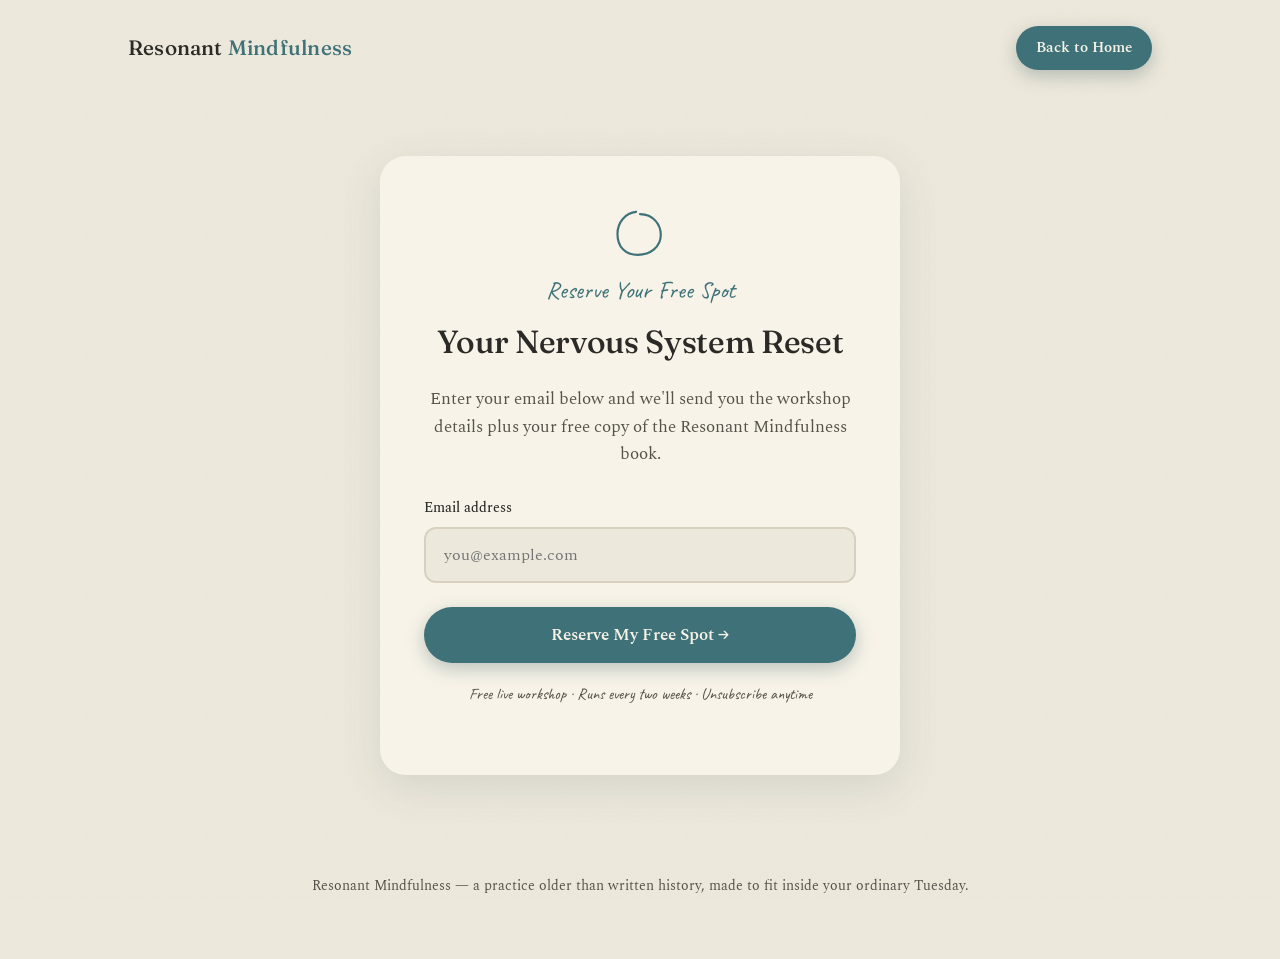
<file: site/register.html>
<!DOCTYPE html>
<html lang="en">
<head>
<meta charset="UTF-8" />
<meta name="viewport" content="width=device-width, initial-scale=1.0" />
<title>Resonant Mindfulness — Reserve Your Spot</title>
<meta name="description" content="Join the free Nervous System Reset workshop. Register for the next session.">
<link rel="preconnect" href="https://fonts.googleapis.com">
<link rel="preconnect" href="https://fonts.gstatic.com" crossorigin>
<link href="https://fonts.googleapis.com/css2?family=Fraunces:opsz,wght@9..144,300;9..144,400;9..144,500;9..144,600&family=Spectral:ital,wght@0,400;0,500;0,600;1,400&family=Caveat:wght@500;600&display=swap" rel="stylesheet">
<link rel="stylesheet" href="css/style.css">
<style>
  .squeeze {
    min-height: 100vh;
    display: flex;
    flex-direction: column;
  }
  .squeeze-main {
    flex: 1;
    display: flex;
    align-items: center;
    justify-content: center;
    padding: 60px 0;
  }
  .squeeze-card {
    background: var(--cream);
    border-radius: 26px;
    padding: 52px 44px;
    max-width: 520px;
    width: 100%;
    text-align: center;
    box-shadow: 0 12px 40px rgba(36,72,77,0.12);
  }
  .squeeze-card h1 {
    font-size: clamp(1.6rem, 3vw, 2rem);
    margin-bottom: 12px;
  }
  .squeeze-card .sub {
    color: var(--ink-soft);
    font-size: 1.05rem;
    margin-bottom: 28px;
  }
  .form-group {
    margin-bottom: 18px;
    text-align: left;
  }
  .form-group label {
    display: block;
    font-family: var(--body);
    font-weight: 500;
    font-size: 0.9rem;
    color: var(--ink);
    margin-bottom: 6px;
  }
  .form-group input {
    width: 100%;
    padding: 14px 18px;
    border: 2px solid var(--paper-line);
    border-radius: 12px;
    font-family: var(--body);
    font-size: 1rem;
    color: var(--ink);
    background: var(--paper);
    transition: border-color .25s ease;
    box-sizing: border-box;
  }
  .form-group input:focus {
    outline: none;
    border-color: var(--teal);
  }
  .squeeze-card .btn {
    width: 100%;
    justify-content: center;
    font-size: 1.05rem;
    margin-top: 6px;
  }
  .form-trust {
    font-family: var(--hand);
    font-size: 1rem;
    color: var(--ink-soft);
    margin-top: 18px;
  }
  .form-error {
    color: var(--rose);
    font-size: 0.85rem;
    margin-top: 10px;
    display: none;
  }
  .form-error.is-visible { display: block; }
  .squeeze-card .loop-breathe {
    width: 52px;
    height: 52px;
    margin: 0 auto 18px;
  }
  @media (max-width: 600px) {
    .squeeze-card { padding: 36px 24px; }
  }
</style>
</head>
<body class="squeeze">

<header>
  <div class="wrap">
    <div class="wordmark">Resonant <span>Mindfulness</span></div>
    <a class="btn btn-primary" href="index.html">Back to Home</a>
  </div>
</header>

<main class="squeeze-main">
  <div class="wrap">
    <div class="squeeze-card fade-up is-visible">

      <svg class="loop loop-breathe" viewBox="0 0 120 120"><path d="M60,14 C92,14 108,40 108,62 C108,90 84,108 55,108 C26,108 8,90 8,60 C8,34 26,11 51,9"/></svg>

      <span class="eyebrow" style="display:block;text-align:center;">Reserve Your Free Spot</span>
      <h1>Your Nervous System Reset</h1>
      <p class="sub">Enter your email below and we'll send you the workshop details plus your free copy of the Resonant Mindfulness book.</p>

      <form action="https://a9a9560a.sibforms.com/serve/[base64]" method="POST" data-type="subscription">
        <div class="form-group">
          <label for="EMAIL">Email address</label>
          <input type="email" id="EMAIL" name="EMAIL" placeholder="you@example.com" required autocomplete="email">
        </div>
        <input type="text" name="email_address_check" value="" style="position:absolute;left:-9999px" tabindex="-1">
        <input type="hidden" name="locale" value="en">
        <button class="btn btn-primary" type="submit">Reserve My Free Spot →</button>
      </form>

      <p class="form-trust">Free live workshop · Runs every two weeks · Unsubscribe anytime</p>

    </div>
  </div>
</main>

<footer>
  <div class="wrap">Resonant Mindfulness — a practice older than written history, made to fit inside your ordinary Tuesday.</div>
</footer>

<script src="js/main.js" defer></script>
</body>
</html>
</file>
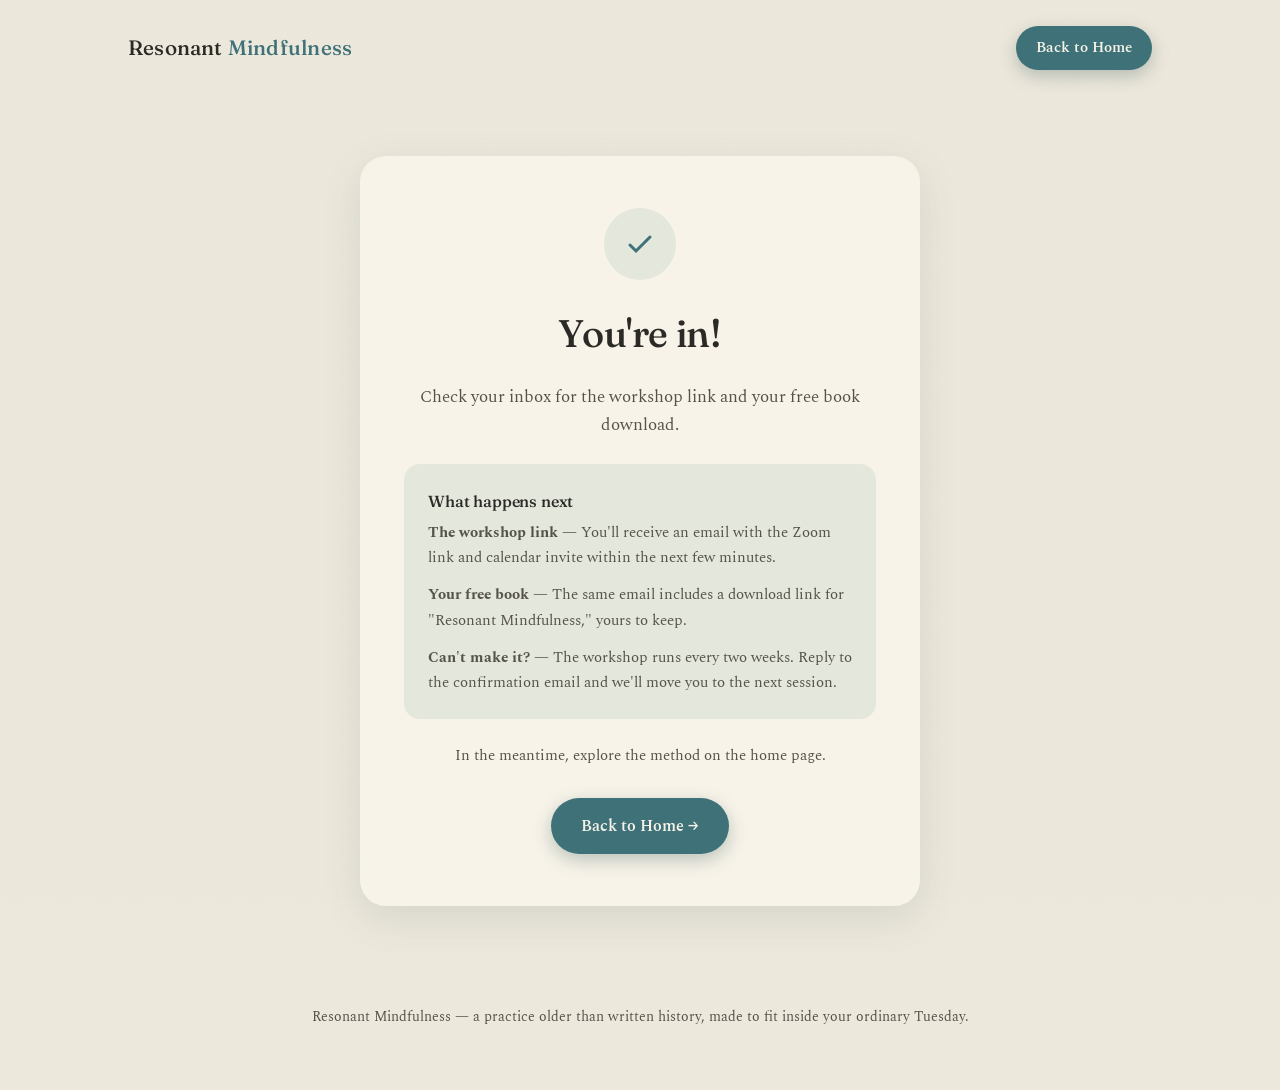
<file: site/thank-you.html>
<!DOCTYPE html>
<html lang="en">
<head>
<meta charset="UTF-8" />
<meta name="viewport" content="width=device-width, initial-scale=1.0" />
<title>Resonant Mindfulness — You're Registered!</title>
<meta name="description" content="You're registered for the Nervous System Reset workshop.">
<link rel="preconnect" href="https://fonts.googleapis.com">
<link rel="preconnect" href="https://fonts.gstatic.com" crossorigin>
<link href="https://fonts.googleapis.com/css2?family=Fraunces:opsz,wght@9..144,300;9..144,400;9..144,500;9..144,600&family=Spectral:ital,wght@0,400;0,500;0,600;1,400&family=Caveat:wght@500;600&display=swap" rel="stylesheet">
<link rel="stylesheet" href="css/style.css">
<style>
  .thanks {
    min-height: 100vh;
    display: flex;
    flex-direction: column;
  }
  .thanks-main {
    flex: 1;
    display: flex;
    align-items: center;
    justify-content: center;
    padding: 60px 0;
  }
  .thanks-card {
    background: var(--cream);
    border-radius: 26px;
    padding: 52px 44px;
    max-width: 560px;
    width: 100%;
    text-align: center;
    box-shadow: 0 12px 40px rgba(36,72,77,0.12);
  }
  .thanks-card h1 {
    font-size: clamp(1.8rem, 3.4vw, 2.4rem);
    margin-bottom: 12px;
  }
  .thanks-card .sub {
    color: var(--ink-soft);
    font-size: 1.08rem;
    margin-bottom: 24px;
  }
  .thanks-card .check-wrap {
    width: 72px;
    height: 72px;
    margin: 0 auto 22px;
    border-radius: 50%;
    background: var(--sage-panel);
    display: flex;
    align-items: center;
    justify-content: center;
  }
  .thanks-card .check-wrap svg {
    width: 36px;
    height: 36px;
  }
  .thanks-details {
    background: var(--sage-panel);
    border-radius: 16px;
    padding: 24px;
    margin: 24px 0;
    text-align: left;
  }
  .thanks-details h3 {
    font-size: 1rem;
    margin-bottom: 6px;
  }
  .thanks-details p {
    font-size: 0.95rem;
    color: var(--ink-soft);
    margin: 0 0 12px;
  }
  .thanks-details p:last-child { margin-bottom: 0; }
  .thanks-card .btn { margin-top: 6px; }
  @media (max-width: 600px) {
    .thanks-card { padding: 36px 24px; }
  }
</style>
</head>
<body class="thanks">

<header>
  <div class="wrap">
    <div class="wordmark">Resonant <span>Mindfulness</span></div>
    <a class="btn btn-primary" href="index.html">Back to Home</a>
  </div>
</header>

<main class="thanks-main">
  <div class="wrap">
    <div class="thanks-card fade-up is-visible">

      <div class="check-wrap">
        <svg viewBox="0 0 36 36" fill="none" stroke="var(--teal)" stroke-width="3" stroke-linecap="round">
          <path d="M8 19l6 6 14-14"/>
        </svg>
      </div>

      <h1>You're in!</h1>
      <p class="sub">Check your inbox for the workshop link and your free book download.</p>

      <div class="thanks-details">
        <h3>What happens next</h3>
        <p><strong>The workshop link</strong> — You'll receive an email with the Zoom link and calendar invite within the next few minutes.</p>
        <p><strong>Your free book</strong> — The same email includes a download link for "Resonant Mindfulness," yours to keep.</p>
        <p><strong>Can't make it?</strong> — The workshop runs every two weeks. Reply to the confirmation email and we'll move you to the next session.</p>
      </div>

      <p class="sub" style="font-size:0.95rem;">In the meantime, explore the method on the home page.</p>
      <a class="btn btn-primary" href="index.html">Back to Home →</a>

    </div>
  </div>
</main>

<footer>
  <div class="wrap">Resonant Mindfulness — a practice older than written history, made to fit inside your ordinary Tuesday.</div>
</footer>

<script src="js/main.js" defer></script>
</body>
</html>
</file>
<file: site/css/style.css>
﻿  :root{
    --paper: #EDE8DC;
    --paper-deep: #E2DDCE;
    --paper-line: #D8D1BF;
    --ink: #2B2A26;
    --ink-soft: #55524A;
    --teal: #3F7278;
    --teal-deep: #24484D;
    --teal-dim: #6C9498;
    --sage: #A9B79E;
    --sage-panel: #E4E7DC;
    --rose: #C08D7C;
    --cream: #F7F3E8;
    --max: 1080px;

    --display: 'Fraunces', serif;
    --body: 'Spectral', serif;
    --hand: 'Caveat', cursive;
  }

  *{ box-sizing: border-box; }
  html{ scroll-behavior: smooth; }
  html, body{ overflow-x: hidden; width: 100%; }

  body{
    margin:0;
    background: var(--paper);
    color: var(--ink);
    font-family: var(--body);
    font-size: 18px;
    line-height: 1.65;
    -webkit-font-smoothing: antialiased;
  }

  /* subtle paper grain */
  body::before{
    content:"";
    position: fixed;
    inset:0;
    pointer-events:none;
    z-index: 1;
    opacity: 0.35;
    background-image: url("data:image/svg+xml,%3Csvg xmlns='http://www.w3.org/2000/svg' width='120' height='120'%3E%3Cfilter id='n'%3E%3CfeTurbulence type='fractalNoise' baseFrequency='0.9' numOctaves='2' stitchTiles='stitch'/%3E%3CfeColorMatrix type='matrix' values='0 0 0 0 0.17  0 0 0 0 0.16  0 0 0 0 0.15  0 0 0 0.03 0'/%3E%3C/filter%3E%3Crect width='120' height='120' filter='url(%23n)'/%3E%3C/svg%3E");
  }

  a{ color: inherit; }
  img, svg{ display:block; max-width:100%; }

  .wrap{
    max-width: var(--max);
    margin: 0 auto;
    padding: 0 28px;
    position: relative;
    z-index: 2;
  }

  h1,h2,h3{
    font-family: var(--display);
    font-weight: 500;
    letter-spacing: -0.01em;
    margin: 0 0 0.4em;
    color: var(--ink);
  }

  .eyebrow{
    font-family: var(--hand);
    font-size: 1.5rem;
    color: var(--teal);
    display:inline-flex;
    align-items:center;
    gap: 10px;
    margin: 0 0 14px;
    line-height: 1;
  }

  .btn{
    display: inline-flex;
    align-items:center;
    gap: 10px;
    font-family: var(--body);
    font-weight: 600;
    font-size: 1rem;
    padding: 15px 30px;
    border-radius: 100px;
    text-decoration:none;
    border: none;
    cursor:pointer;
    transition: transform .25s ease, box-shadow .25s ease, background .25s ease;
  }
  .btn-primary{
    background: var(--teal);
    color: var(--cream);
    box-shadow: 0 6px 18px rgba(36,72,77,0.28);
  }
  .btn-primary:hover{ background: var(--teal-deep); transform: translateY(-2px); }
  .btn-on-dark{
    background: var(--cream);
    color: var(--teal-deep);
  }
  .btn-on-dark:hover{ background: #fff; transform: translateY(-2px); }

  .btn:focus-visible{
    outline: 3px solid var(--rose);
    outline-offset: 3px;
  }
  a:focus-visible, button:focus-visible{
    outline: 3px solid var(--rose);
    outline-offset: 3px;
  }

  /* ---------- Loop signature mark ---------- */
  .loop{
    stroke: var(--teal);
    stroke-width: 5;
    fill: none;
    stroke-linecap: round;
  }
  .loop-small{ width: 34px; height:34px; flex: 0 0 auto; }
  .loop-breathe{
    animation: breathe 5.2s ease-in-out infinite;
    transform-origin: center;
  }
  @keyframes breathe{
    0%, 100% { transform: scale(1); opacity: .85; }
    50% { transform: scale(1.06); opacity: 1; }
  }
  @media (prefers-reduced-motion: reduce){
    .loop-breathe{ animation: none; }
    html{ scroll-behavior: auto; }
  }

  /* ---------- Header ---------- */
  header{
    position: relative;
    z-index: 3;
    padding: 26px 0;
  }
  header .wrap{ display:flex; align-items:center; justify-content:space-between; }
  .wordmark{
    font-family: var(--display);
    font-size: 1.3rem;
    font-weight: 500;
    letter-spacing: 0.01em;
  }
  .wordmark span{ color: var(--teal); }
  header .btn{ padding: 10px 20px; font-size: .92rem; white-space: nowrap; }

  /* ---------- Hero ---------- */
  .hero{
    position: relative;
    padding: 40px 0 90px;
    overflow: hidden;
  }
  .hero-blob{
    position:absolute;
    border-radius: 50%;
    filter: blur(60px);
    z-index: 0;
    opacity: .55;
  }
  .blob-a{ width: 420px; height: 420px; background: var(--sage); top: -140px; right: -120px; }
  .blob-b{ width: 300px; height: 300px; background: var(--rose); opacity:.28; bottom: -100px; left: -80px; }

  .hero-grid{
    display: grid;
    grid-template-columns: 1.15fr 0.85fr;
    gap: 56px;
    align-items: center;
  }
  .hero h1{
    font-size: clamp(2.1rem, 4.4vw, 3.4rem);
    line-height: 1.12;
  }
  .hero h1 em{
    font-style: italic;
    color: var(--teal-deep);
  }
  .hero-sub{
    font-size: 1.18rem;
    color: var(--ink-soft);
    max-width: 46ch;
    margin: 0 0 30px;
  }
  .hero-actions{ display:flex; align-items:center; gap:18px; flex-wrap:wrap; }
  .hero-meta{
    font-family: var(--hand);
    font-size: 1.2rem;
    color: var(--ink-soft);
  }

  .hero-visual{
    position: relative;
    display:flex;
    align-items:center;
    justify-content:center;
  }
  .hero-loop-wrap{
    width: min(320px, 80%);
    aspect-ratio: 1;
    display:flex; align-items:center; justify-content:center;
    position: relative;
  }
  .hero-loop-wrap .loop{ width: 100%; height: 100%; stroke-width: 3.2; }
  .hero-loop-caption{
    position:absolute;
    bottom: -8px;
    font-family: var(--hand);
    font-size: 1.15rem;
    color: var(--ink-soft);
    text-align:center;
    width: 100%;
  }

  /* ---------- Section rhythm ---------- */
  section{ padding: 78px 0; position: relative; }
  .section-alt{ background: var(--paper-deep); }
  .divider{
    display:flex;
    justify-content:center;
    padding: 6px 0 0;
    opacity: .8;
  }

  .fade-up{
    opacity: 0;
    transform: translateY(18px);
    transition: opacity .7s ease, transform .7s ease;
  }
  .fade-up.is-visible{ opacity: 1; transform: translateY(0); }
  @media (prefers-reduced-motion: reduce){
    .fade-up{ opacity:1; transform:none; transition:none; }
  }

  .kicker{
    font-family: var(--hand);
    font-size: 1.4rem;
    color: var(--rose);
    margin-bottom: 8px;
    display:block;
  }

  /* Mirror section */
  .mirror{ max-width: 720px; margin: 0 auto; text-align:center; }
  .mirror h2{ font-size: clamp(1.7rem, 3vw, 2.3rem); margin-bottom: 22px; }
  .mirror p{ font-size: 1.12rem; color: var(--ink-soft); }
  .mirror .line{ font-family: var(--display); font-style: italic; font-size: 1.3rem; color: var(--teal-deep); margin-top: 26px; }

  /* Villain cards */
  .villain-head{ text-align:center; max-width: 680px; margin: 0 auto 46px; }
  .villain-head h2{ font-size: clamp(1.7rem, 3vw, 2.3rem); }
  .cards{
    display:grid;
    grid-template-columns: repeat(3, 1fr);
    gap: 22px;
  }
  .card{
    background: var(--sage-panel);
    border-radius: 18px;
    padding: 30px 26px;
    border: 1px solid var(--paper-line);
  }
  .card .loop-small{ margin-bottom: 14px; }
  .card h3{ font-size: 1.15rem; margin-bottom: 10px; }
  .card p{ font-size: .98rem; color: var(--ink-soft); margin: 0; }

  /* Turn / quote section */
  .turn{ max-width: 760px; margin: 0 auto; text-align: center; }
  .turn h2{ font-size: clamp(1.8rem, 3.4vw, 2.5rem); }
  .turn p{ font-size: 1.08rem; color: var(--ink-soft); }
  blockquote{
    margin: 42px auto 0;
    max-width: 560px;
    font-family: var(--display);
    font-style: italic;
    font-size: 1.25rem;
    color: var(--teal-deep);
    line-height: 1.5;
  }
  blockquote cite{
    display:block;
    font-family: var(--hand);
    font-style: normal;
    font-size: 1.1rem;
    color: var(--ink-soft);
    margin-top: 14px;
  }

  /* Walk away checklist */
  .checklist{
    max-width: 760px;
    margin: 0 auto;
  }
  .checklist-head{ text-align:center; margin-bottom: 40px; }
  .checklist-head h2{ font-size: clamp(1.7rem, 3vw, 2.3rem); }
  .check-item{
    display:flex;
    gap: 18px;
    padding: 20px 0;
    border-top: 1px solid var(--paper-line);
    align-items: flex-start;
  }
  .check-item:last-child{ border-bottom: 1px solid var(--paper-line); }
  .check-item .loop-small{ margin-top: 4px; width: 26px; height: 26px; }
  .check-item strong{ font-family: var(--body); color: var(--ink); }
  .check-item p{ margin: 4px 0 0; color: var(--ink-soft); }

  /* Bonus band */
  .bonus{
    background: var(--teal-deep);
    color: var(--cream);
    border-radius: 26px;
    padding: 52px 44px;
    display:grid;
    grid-template-columns: auto 1fr auto;
    gap: 34px;
    align-items:center;
  }
  .bonus .loop{ stroke: var(--cream); width: 64px; height: 64px; }
  .bonus h3{ color: var(--cream); font-size: 1.5rem; margin-bottom: 8px; }
  .bonus p{ color: #DCE9E8; margin: 0; max-width: 46ch; }

  /* Who / who not */
  .who-grid{
    display:grid;
    grid-template-columns: 1fr 1fr;
    gap: 26px;
  }
  .who-col{
    padding: 32px;
    border-radius: 18px;
  }
  .who-yes{ background: var(--sage-panel); }
  .who-no{ background: var(--paper); border: 1px dashed var(--paper-line); }
  .who-col h3{ font-size: 1.1rem; margin-bottom: 16px; }
  .who-col ul{ margin:0; padding: 0; list-style:none; }
  .who-col li{
    padding: 10px 0 10px 28px;
    position: relative;
    color: var(--ink-soft);
    font-size: .98rem;
    border-top: 1px solid rgba(0,0,0,0.06);
  }
  .who-col li:first-child{ border-top:none; }
  .who-yes li::before{
    content: "";
    position:absolute; left:0; top: 17px;
    width: 12px; height: 12px;
    border-radius: 50%;
    border: 2px solid var(--teal);
  }
  .who-no li::before{
    content: "";
    position:absolute; left:0; top: 17px;
    width: 12px; height: 2px;
    background: var(--rose);
  }

  /* Final CTA */
  .final-cta{
    text-align:center;
    background: var(--teal);
    color: var(--cream);
    border-radius: 28px;
    padding: 70px 40px;
    position: relative;
    overflow:hidden;
  }
  .final-cta h2{
    color: var(--cream);
    font-size: clamp(1.9rem, 4vw, 2.6rem);
    max-width: 16ch;
    margin: 0 auto 26px;
  }
  .final-cta .hero-meta{ color: #DCE9E8; margin-top: 18px; display:block; }

  footer{
    padding: 40px 0 60px;
    text-align:center;
    color: var(--ink-soft);
    font-size: .9rem;
  }

  /* ---------- Responsive ---------- */
  @media (max-width: 860px){
    .wrap{ padding: 0 22px; }
    .hero-grid{ grid-template-columns: 1fr; gap: 40px; }
    .hero-visual{ order:-1; }
    .hero-loop-wrap{ width: min(220px, 60%); }
    .cards{ grid-template-columns: 1fr; }
    .who-grid{ grid-template-columns: 1fr; }
    .bonus{ grid-template-columns: 1fr; text-align:center; justify-items:center; padding: 40px 28px; }
    .bonus .loop{ margin: 0 auto; }
    .bonus p{ max-width: 100%; }
    section{ padding: 60px 0; }
  }

  @media (max-width: 600px){
    body{ font-size: 16.5px; }
    .wrap{ padding: 0 18px; }

    header{ padding: 20px 0; }
    .wordmark{ font-size: 1.1rem; }
    header .btn{ padding: 9px 16px; font-size: .85rem; }

    .hero{ padding: 24px 0 60px; }
    .hero h1{ line-height: 1.18; }
    .hero-sub{ font-size: 1.05rem; }
    .hero-actions{ flex-direction: column; align-items: flex-start; gap: 12px; }
    .hero-loop-wrap{ width: min(180px, 55%); }
    .blob-a{ width: 260px; height: 260px; top: -100px; right: -90px; }
    .blob-b{ width: 200px; height: 200px; bottom: -70px; left: -60px; }

    section{ padding: 48px 0; }
    .eyebrow{ font-size: 1.25rem; }
    .kicker{ font-size: 1.2rem; }

    .card{ padding: 24px 22px; }
    .checklist-head{ margin-bottom: 28px; }
    .check-item{ gap: 14px; padding: 16px 0; }
    .check-item .loop-small{ width: 22px; height: 22px; }

    blockquote{ font-size: 1.1rem; }

    .bonus{ padding: 34px 22px; border-radius: 20px; }
    .bonus h3{ font-size: 1.25rem; }

    .who-col{ padding: 24px 22px; }

    .final-cta{ padding: 48px 24px; border-radius: 22px; }
    .final-cta h2{ max-width: 22ch; }

    .btn{ width: 100%; justify-content: center; text-align:center; }
    header .btn{ width: auto; }
    .hero-actions .btn{ width: 100%; }
    .bonus .btn{ width: 100%; }
    .final-cta .btn{ width: 100%; max-width: 320px; }
  }

  @media (max-width: 360px){
    .hero h1{ font-size: 1.85rem; }
    .final-cta h2{ font-size: 1.6rem; }
  }
</file>
